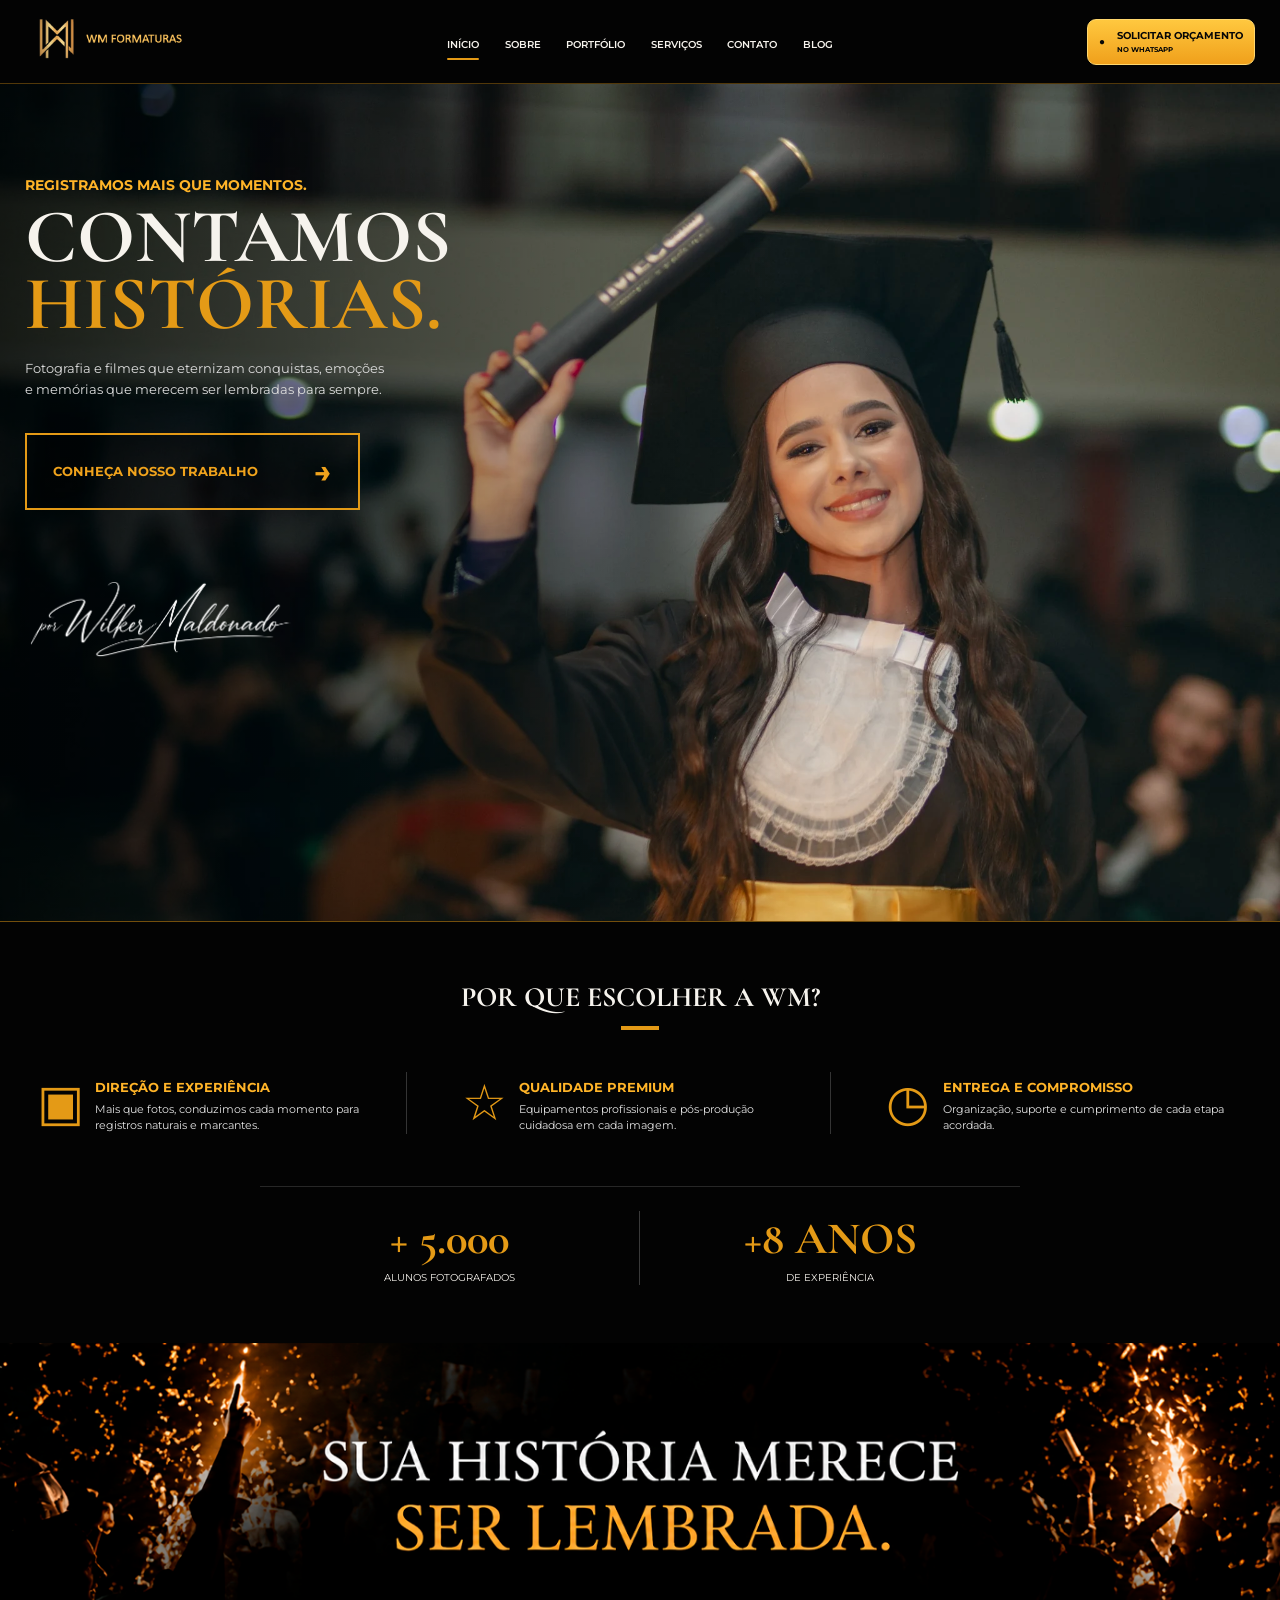
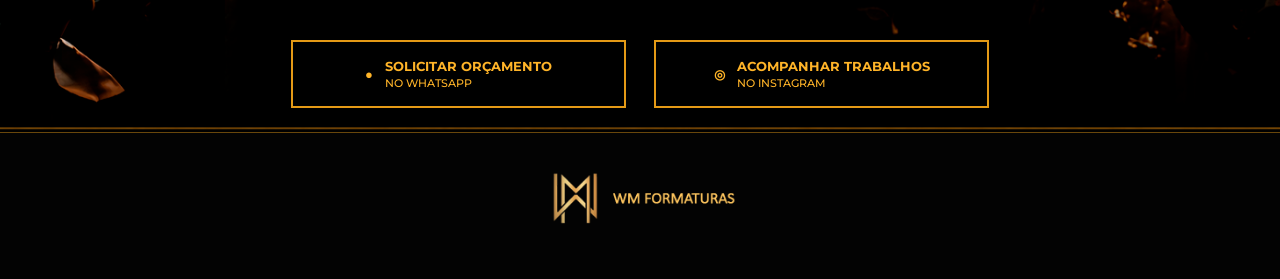
<file: index.html>
<!doctype html><html lang="pt-BR"><head><meta charset="utf-8"><meta name="viewport" content="width=device-width,initial-scale=1"><title>Fotografia e filmes de formaturas | WM Formaturas</title><meta name="description" content="Fotografia e filmes de formaturas e eventos escolares em Betim, Belo Horizonte e região."><meta name="theme-color" content="#050505"><link rel="icon" href="assets/logo-wm.png"><link rel="preconnect" href="https://fonts.googleapis.com"><link rel="preconnect" href="https://fonts.gstatic.com" crossorigin><link href="https://fonts.googleapis.com/css2?family=Cormorant+Garamond:wght@500;600;700&family=Montserrat:wght@400;500;600;700&display=swap" rel="stylesheet"><link rel="stylesheet" href="style.css"><link rel="stylesheet" href="site-extra.css"></head><body><header class="site-header"><div class="nav-wrap container"><a class="brand" href="index.html" aria-label="WM Formaturas — início"><img src="assets/logo-wm.png" alt="WM Formaturas"></a><nav class="nav" aria-label="Navegação principal"><a class="active" href="index.html">INÍCIO</a><a class="" href="sobre.html">SOBRE</a><a class="" href="portfolio.html">PORTFÓLIO</a><a class="" href="servicos.html">SERVIÇOS</a><a class="" href="contato.html">CONTATO</a><a class="" href="blog.html">BLOG</a></nav><a class="btn btn-whatsapp btn-small js-whatsapp" href="#"><span>●</span><span>SOLICITAR ORÇAMENTO<br><small>NO WHATSAPP</small></span></a><button class="menu-toggle" aria-expanded="false" aria-label="Abrir menu"><span></span><span></span><span></span></button></div></header><main>
    <section class="hero" id="inicio" aria-labelledby="hero-title">
      <div class="hero-bg"></div><div class="hero-overlay"></div>
      <div class="container hero-content"><div class="hero-copy">
        <p class="eyebrow">REGISTRAMOS MAIS QUE MOMENTOS.</p>
        <h1 id="hero-title">CONTAMOS<br><span>HISTÓRIAS.</span></h1>
        <p class="hero-text">Fotografia e filmes que eternizam conquistas, emoções e memórias que merecem ser lembradas para sempre.</p>
        <a href="portfolio.html" class="btn btn-outline hero-btn">CONHEÇA NOSSO TRABALHO <span class="arrow">→</span></a>
        <img class="signature" src="assets/assinatura.png" alt="por Wilker Maldonado">
      </div></div>
    </section>


<section class="reasons section"><div class="container">
      <h2 class="section-title">POR QUE ESCOLHER A WM?</h2><div class="gold-rule"></div>
      <div class="reason-grid">
        <div class="reason"><div class="icon">▣</div><div><h3>DIREÇÃO E EXPERIÊNCIA</h3><p>Mais que fotos, conduzimos cada momento para registros naturais e marcantes.</p></div></div>
        <div class="reason"><div class="icon">☆</div><div><h3>QUALIDADE PREMIUM</h3><p>Equipamentos profissionais e pós-produção cuidadosa em cada imagem.</p></div></div>
        <div class="reason"><div class="icon">◷</div><div><h3>ENTREGA E COMPROMISSO</h3><p>Organização, suporte e cumprimento de cada etapa acordada.</p></div></div>
      </div>
      <div class="stats"><div class="stat"><strong>+ 5.000</strong><span>ALUNOS FOTOGRAFADOS</span></div><div class="stat"><strong>+8 ANOS</strong><span>DE EXPERIÊNCIA</span></div></div>
    </div></section>

    <section class="final-cta" id="contato">
      <div class="final-cta-bg"></div>
      <div class="container final-cta-content">
        <!-- O texto principal já faz parte da imagem BASE CTA FINAL.png. -->
        <div class="final-actions">
          <a class="btn btn-whatsapp btn-large js-whatsapp" href="#"><span>●</span><span>SOLICITAR ORÇAMENTO<br><small>NO WHATSAPP</small></span></a>
          <a class="btn btn-outline btn-large js-instagram" href="#"><span>◎</span><span>ACOMPANHAR TRABALHOS<br><small>NO INSTAGRAM</small></span></a>
        </div>
      </div>
    </section>
  </main><footer class="footer"><div class="container footer-inner"><img src="assets/logo-wm.png" alt="WM Formaturas"></div></footer><script src="site.js"></script></body></html>
</file>
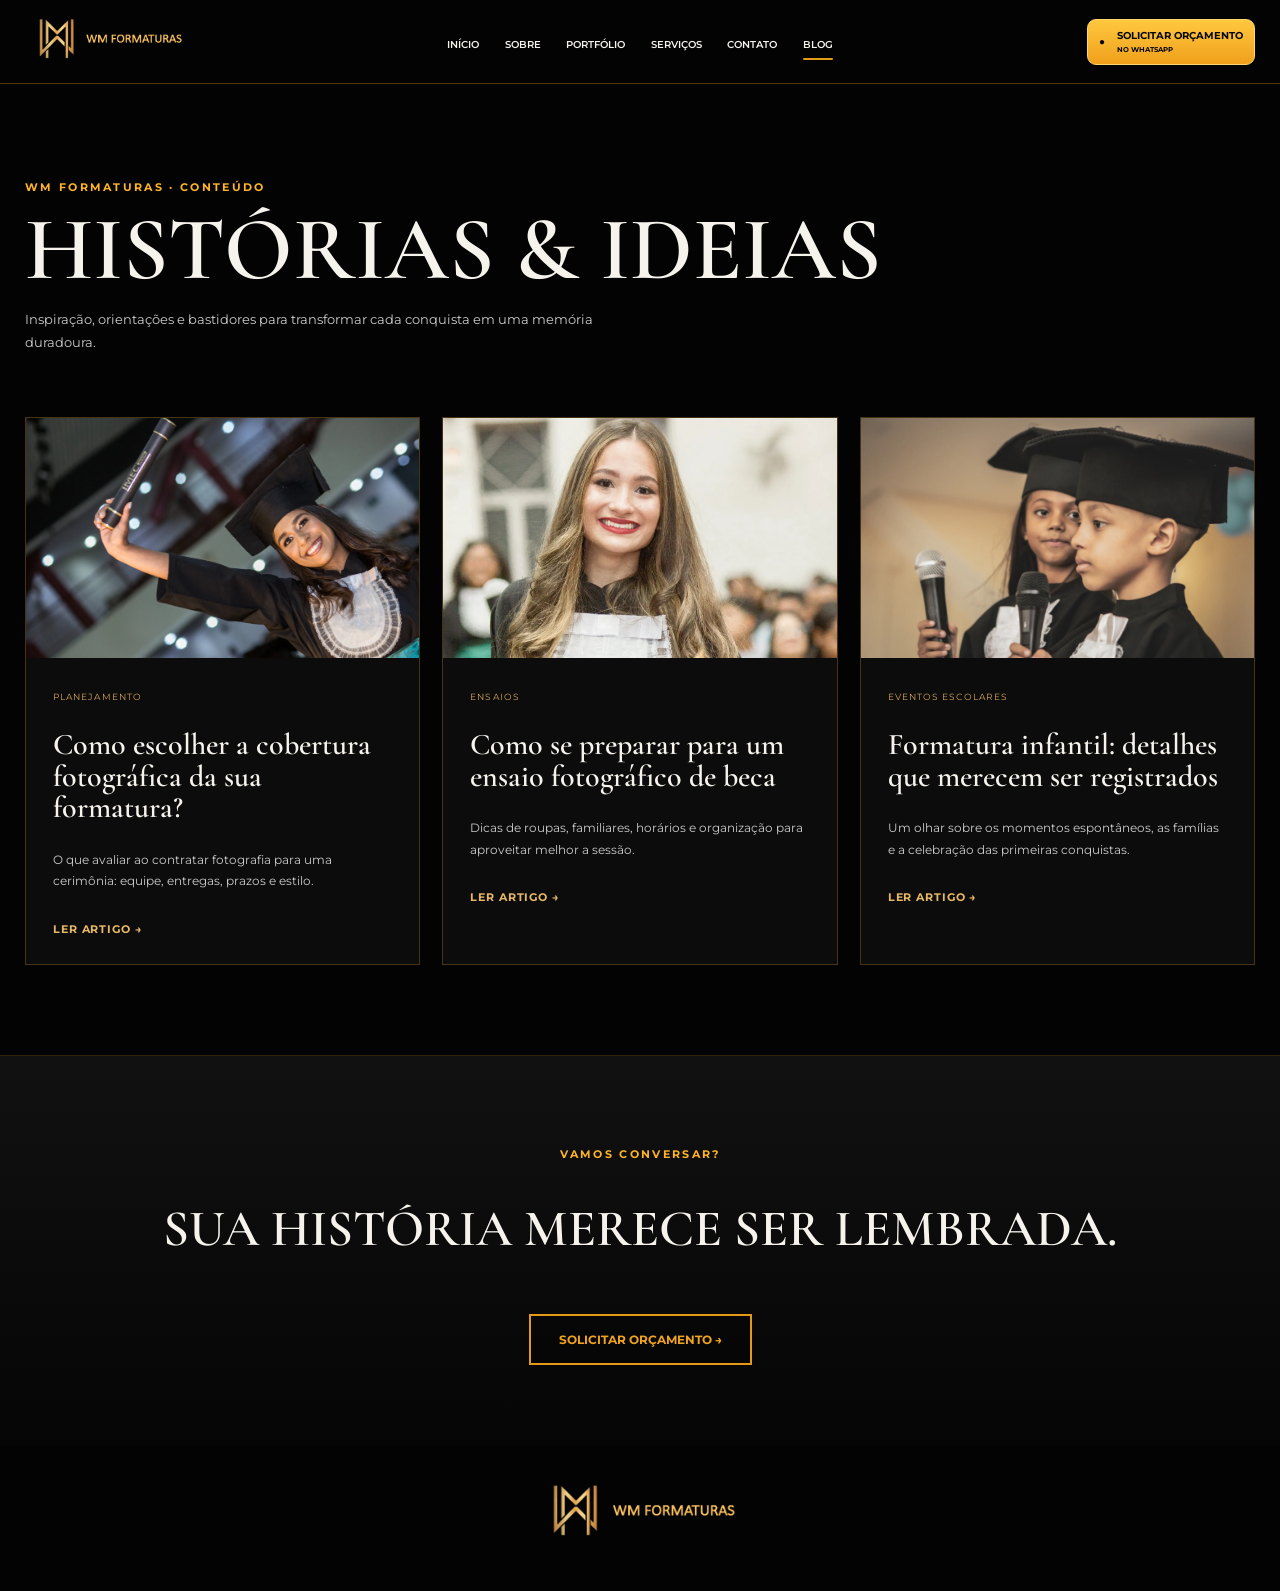
<file: blog.html>
<!DOCTYPE html>
<html lang="pt-BR"><head><meta charset="utf-8"/><meta content="width=device-width,initial-scale=1" name="viewport"/><title>Blog | WM Formaturas</title><meta content="Fotografia e filmes de formaturas e eventos escolares em Betim, Belo Horizonte e região." name="description"/><meta content="#050505" name="theme-color"/><link href="assets/logo-wm.png" rel="icon"/><link href="https://fonts.googleapis.com" rel="preconnect"/><link crossorigin="" href="https://fonts.gstatic.com" rel="preconnect"/><link href="https://fonts.googleapis.com/css2?family=Cormorant+Garamond:wght@500;600;700&amp;family=Montserrat:wght@400;500;600;700&amp;display=swap" rel="stylesheet"/><link href="style.css" rel="stylesheet"/><link href="site-extra.css" rel="stylesheet"/></head><body><header class="site-header"><div class="nav-wrap container"><a aria-label="WM Formaturas — início" class="brand" href="index.html"><img alt="WM Formaturas" src="assets/logo-wm.png"/></a><nav aria-label="Navegação principal" class="nav"><a class="" href="index.html">INÍCIO</a><a class="" href="sobre.html">SOBRE</a><a class="" href="portfolio.html">PORTFÓLIO</a><a class="" href="servicos.html">SERVIÇOS</a><a class="" href="contato.html">CONTATO</a><a class="active" href="blog.html">BLOG</a></nav><a class="btn btn-whatsapp btn-small js-whatsapp" href="#"><span>●</span><span>SOLICITAR ORÇAMENTO<br/><small>NO WHATSAPP</small></span></a><button aria-expanded="false" aria-label="Abrir menu" class="menu-toggle"><span></span><span></span><span></span></button></div></header><main><section class="wm-blog-intro container"><p class="page-kicker">WM FORMATURAS · CONTEÚDO</p><h1>HISTÓRIAS &amp; IDEIAS</h1><p>Inspiração, orientações e bastidores para transformar cada conquista em uma memória duradoura.</p></section><section class="container wm-blog-grid"><article class="wm-blog-card"><img alt="Registro de formatura" src="fotos/wm-formatura-17.webp"/><div><small>PLANEJAMENTO</small><h2>Como escolher a cobertura fotográfica da sua formatura?</h2><p>O que avaliar ao contratar fotografia para uma cerimônia: equipe, entregas, prazos e estilo.</p><a class="wm-blog-read" href="como-escolher-fotografia-formatura.html">LER ARTIGO →</a></div></article><article class="wm-blog-card"><img alt="Retratos de formatura" src="fotos/wm-formatura-06.webp"/><div><small>ENSAIOS</small><h2>Como se preparar para um ensaio fotográfico de beca</h2><p>Dicas de roupas, familiares, horários e organização para aproveitar melhor a sessão.</p><a class="wm-blog-read" href="como-se-preparar-ensaio-beca.html">LER ARTIGO →</a></div></article><article class="wm-blog-card"><img alt="Formatura infantil" src="fotos/wm-formatura-31.webp"/><div><small>EVENTOS ESCOLARES</small><h2>Formatura infantil: detalhes que merecem ser registrados</h2><p>Um olhar sobre os momentos espontâneos, as famílias e a celebração das primeiras conquistas.</p><a class="wm-blog-read" href="formatura-infantil-momentos.html">LER ARTIGO →</a></div></article></section><section class="inner-cta"><div class="container"><p class="page-kicker">VAMOS CONVERSAR?</p><h2>SUA HISTÓRIA MERECE SER LEMBRADA.</h2><a class="btn btn-outline js-whatsapp" href="#">SOLICITAR ORÇAMENTO →</a></div></section></main><footer class="footer"><div class="container footer-inner"><img alt="WM Formaturas" src="assets/logo-wm.png"/></div></footer><script src="site.js"></script></body></html>
</file>
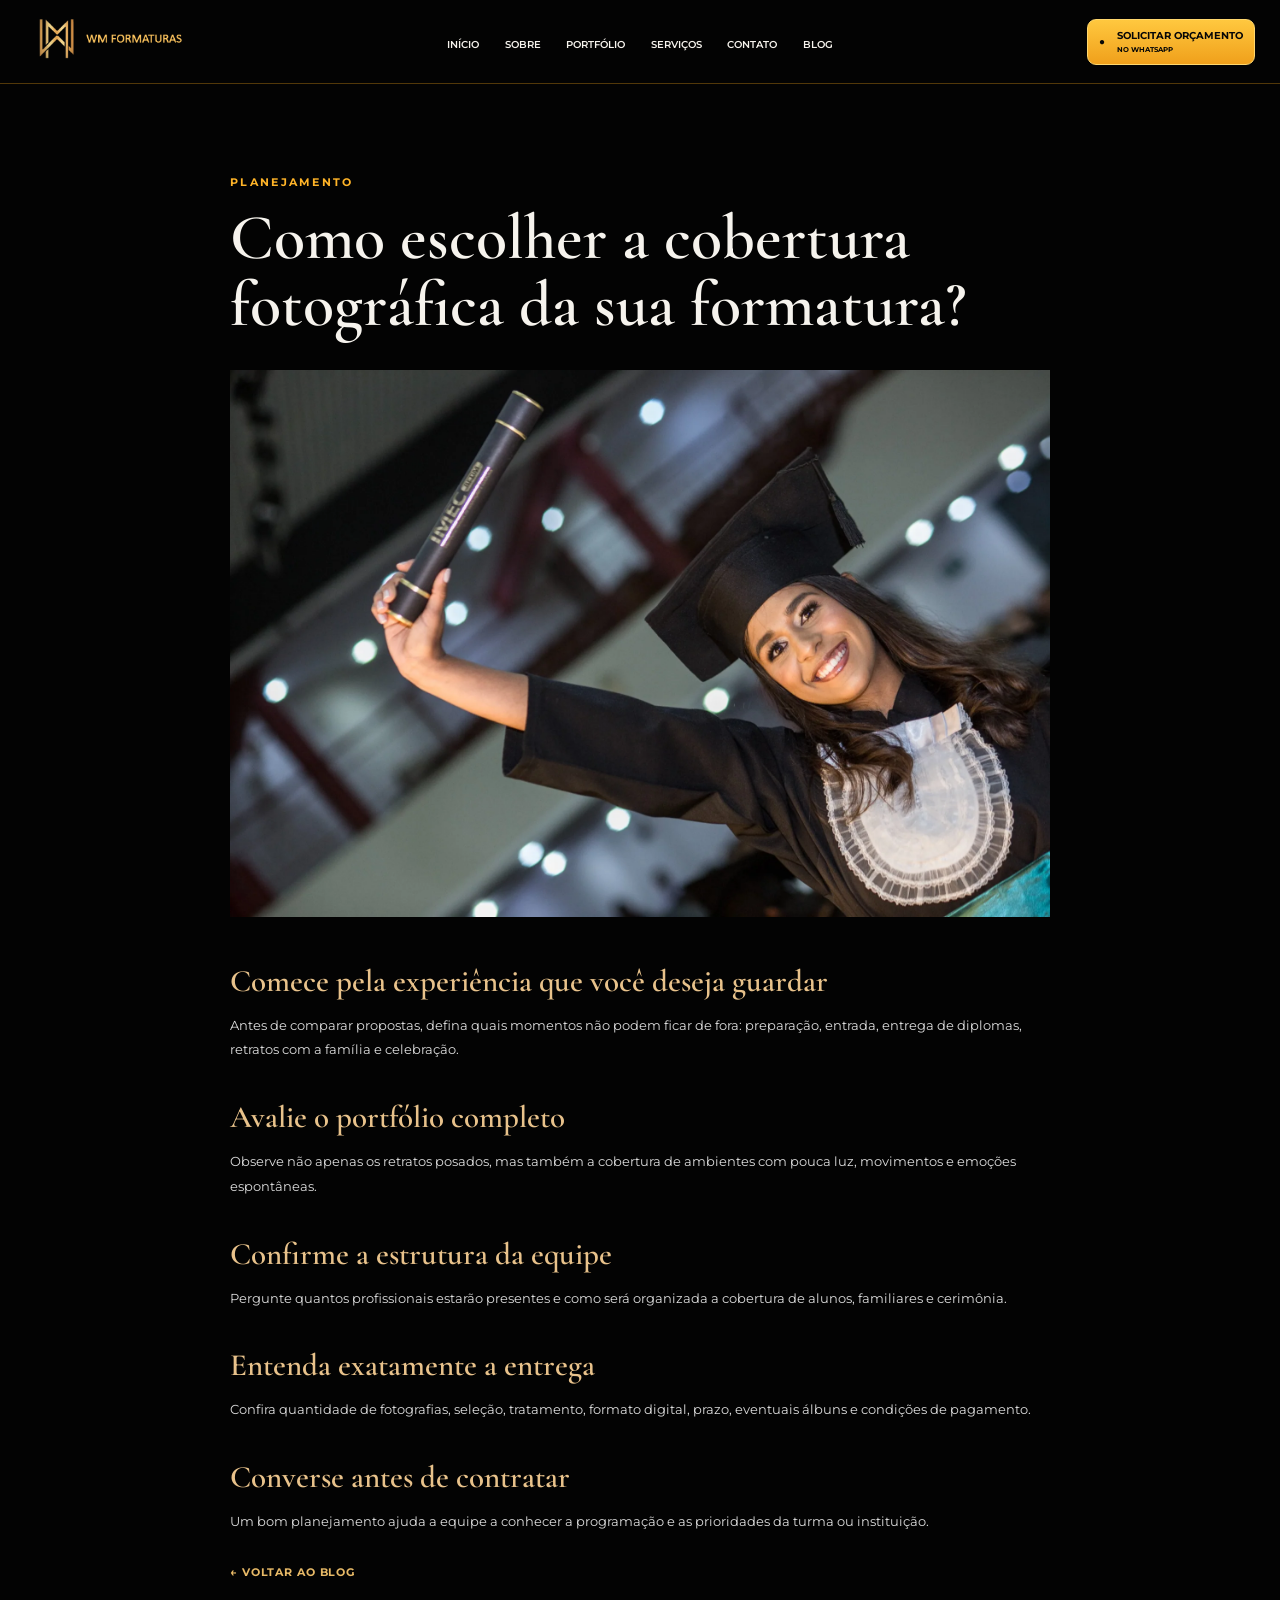
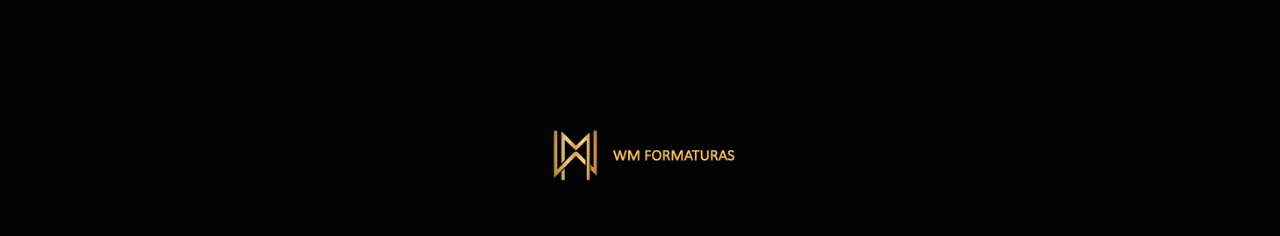
<file: como-escolher-fotografia-formatura.html>
<!DOCTYPE html>

<html lang="pt-BR"><head><meta charset="utf-8"/><meta content="width=device-width,initial-scale=1" name="viewport"/><title>Como escolher a cobertura fotográfica da sua formatura? | Blog WM Formaturas</title><meta content="Fotografia e filmes de formaturas e eventos escolares em Betim, Belo Horizonte e região." name="description"/><meta content="#050505" name="theme-color"/><link href="assets/logo-wm.png" rel="icon"/><link href="https://fonts.googleapis.com" rel="preconnect"/><link crossorigin="" href="https://fonts.gstatic.com" rel="preconnect"/><link href="https://fonts.googleapis.com/css2?family=Cormorant+Garamond:wght@500;600;700&amp;family=Montserrat:wght@400;500;600;700&amp;display=swap" rel="stylesheet"/><link href="style.css" rel="stylesheet"/><link href="site-extra.css" rel="stylesheet"/></head><body><header class="site-header"><div class="nav-wrap container"><a aria-label="WM Formaturas — início" class="brand" href="index.html"><img alt="WM Formaturas" src="assets/logo-wm.png"/></a><nav aria-label="Navegação principal" class="nav"><a class="" href="index.html">INÍCIO</a><a class="" href="sobre.html">SOBRE</a><a class="" href="portfolio.html">PORTFÓLIO</a><a class="" href="servicos.html">SERVIÇOS</a><a class="" href="contato.html">CONTATO</a><a class="" href="blog.html">BLOG</a></nav><a class="btn btn-whatsapp btn-small js-whatsapp" href="#"><span>●</span><span>SOLICITAR ORÇAMENTO<br/><small>NO WHATSAPP</small></span></a><button aria-expanded="false" aria-label="Abrir menu" class="menu-toggle"><span></span><span></span><span></span></button></div></header><main><article class="wm-article container"><p class="page-kicker">PLANEJAMENTO</p><h1>Como escolher a cobertura fotográfica da sua formatura?</h1><img alt="Como escolher a cobertura fotográfica da sua formatura?" class="wm-article-cover" src="fotos/wm-formatura-17.webp"/><h2>Comece pela experiência que você deseja guardar</h2><p>Antes de comparar propostas, defina quais momentos não podem ficar de fora: preparação, entrada, entrega de diplomas, retratos com a família e celebração.</p><h2>Avalie o portfólio completo</h2><p>Observe não apenas os retratos posados, mas também a cobertura de ambientes com pouca luz, movimentos e emoções espontâneas.</p><h2>Confirme a estrutura da equipe</h2><p>Pergunte quantos profissionais estarão presentes e como será organizada a cobertura de alunos, familiares e cerimônia.</p><h2>Entenda exatamente a entrega</h2><p>Confira quantidade de fotografias, seleção, tratamento, formato digital, prazo, eventuais álbuns e condições de pagamento.</p><h2>Converse antes de contratar</h2><p>Um bom planejamento ajuda a equipe a conhecer a programação e as prioridades da turma ou instituição.</p><a class="wm-blog-read" href="blog.html">← VOLTAR AO BLOG</a></article></main><footer class="footer"><div class="container footer-inner"><img alt="WM Formaturas" src="assets/logo-wm.png"/></div></footer><script src="site.js"></script></body></html>
</file>
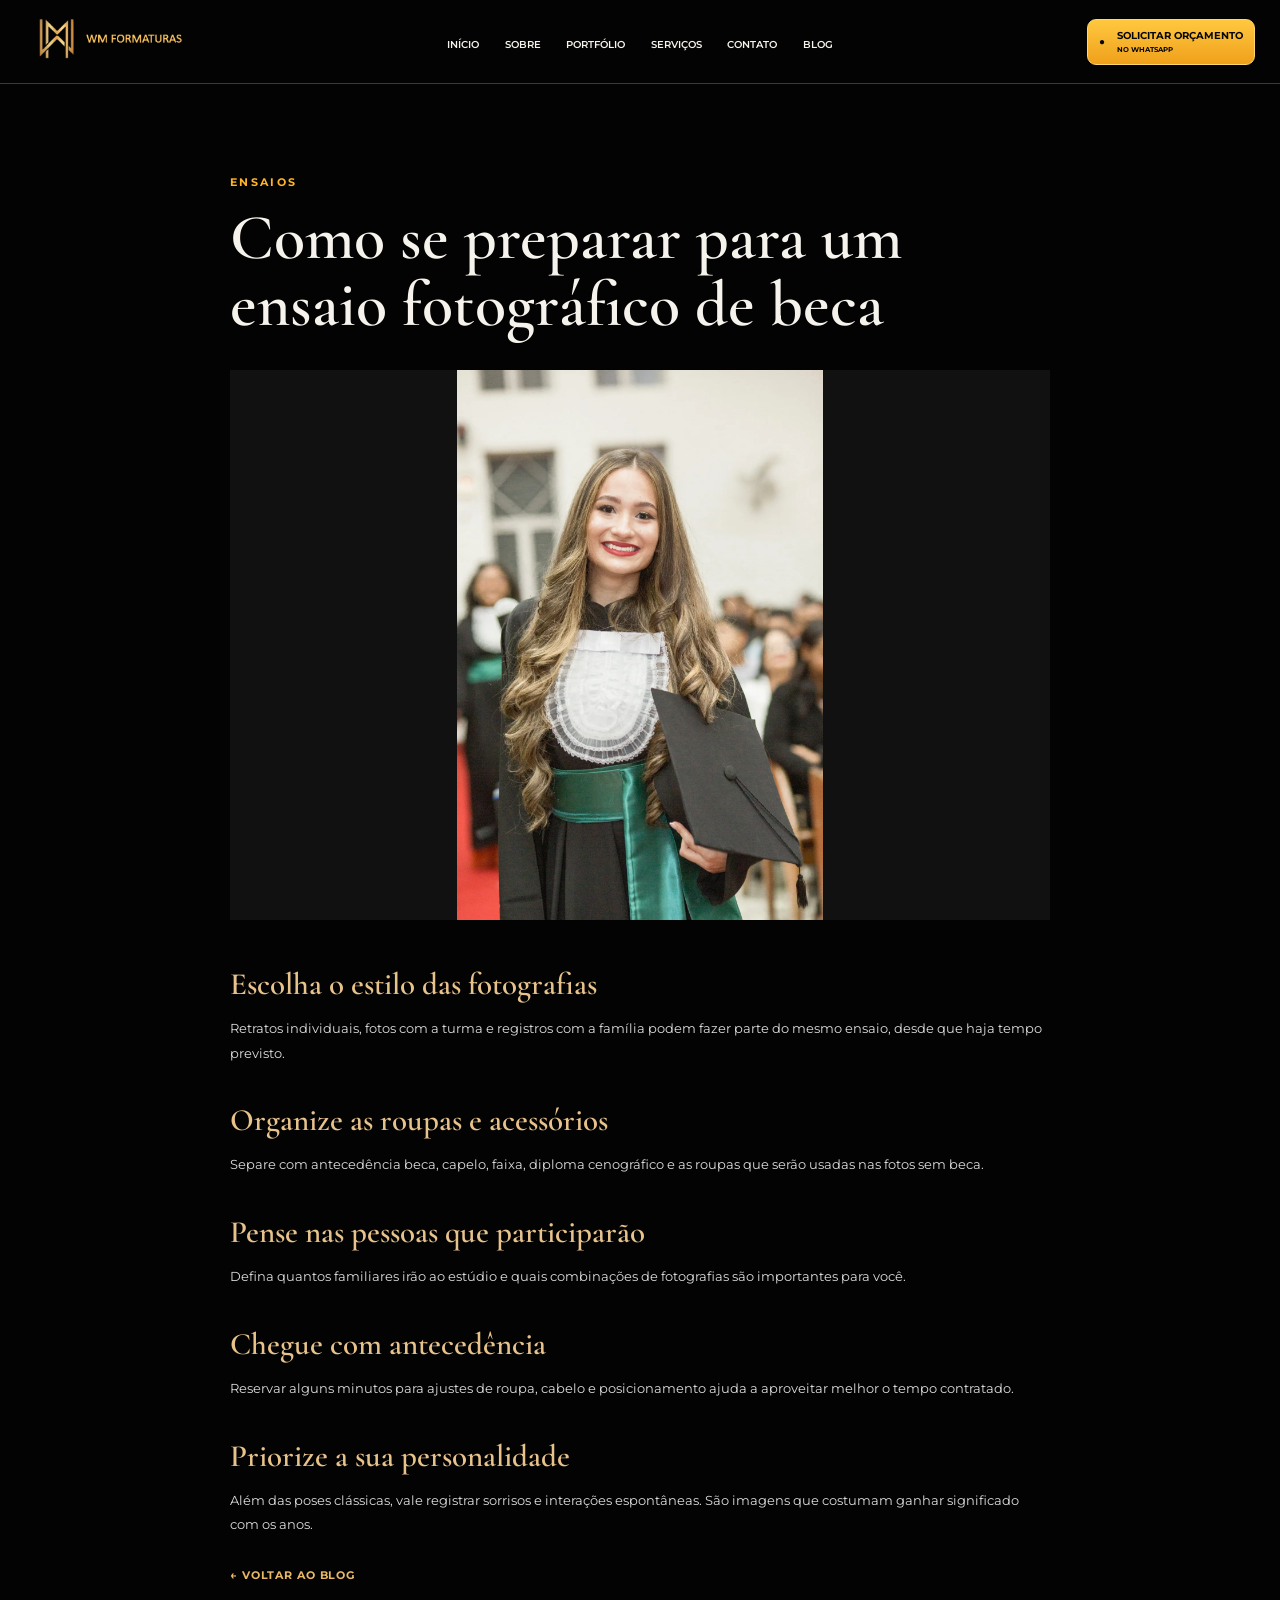
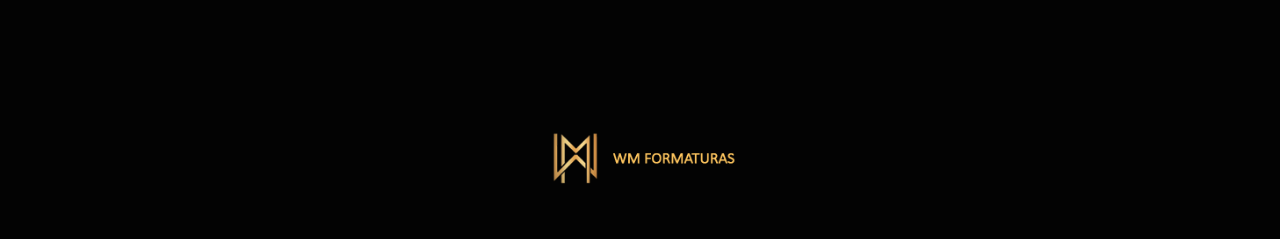
<file: como-se-preparar-ensaio-beca.html>
<!DOCTYPE html>

<html lang="pt-BR"><head><meta charset="utf-8"/><meta content="width=device-width,initial-scale=1" name="viewport"/><title>Como se preparar para um ensaio fotográfico de beca | Blog WM Formaturas</title><meta content="Fotografia e filmes de formaturas e eventos escolares em Betim, Belo Horizonte e região." name="description"/><meta content="#050505" name="theme-color"/><link href="assets/logo-wm.png" rel="icon"/><link href="https://fonts.googleapis.com" rel="preconnect"/><link crossorigin="" href="https://fonts.gstatic.com" rel="preconnect"/><link href="https://fonts.googleapis.com/css2?family=Cormorant+Garamond:wght@500;600;700&amp;family=Montserrat:wght@400;500;600;700&amp;display=swap" rel="stylesheet"/><link href="style.css" rel="stylesheet"/><link href="site-extra.css" rel="stylesheet"/></head><body><header class="site-header"><div class="nav-wrap container"><a aria-label="WM Formaturas — início" class="brand" href="index.html"><img alt="WM Formaturas" src="assets/logo-wm.png"/></a><nav aria-label="Navegação principal" class="nav"><a class="" href="index.html">INÍCIO</a><a class="" href="sobre.html">SOBRE</a><a class="" href="portfolio.html">PORTFÓLIO</a><a class="" href="servicos.html">SERVIÇOS</a><a class="" href="contato.html">CONTATO</a><a class="" href="blog.html">BLOG</a></nav><a class="btn btn-whatsapp btn-small js-whatsapp" href="#"><span>●</span><span>SOLICITAR ORÇAMENTO<br/><small>NO WHATSAPP</small></span></a><button aria-expanded="false" aria-label="Abrir menu" class="menu-toggle"><span></span><span></span><span></span></button></div></header><main><article class="wm-article container"><p class="page-kicker">ENSAIOS</p><h1>Como se preparar para um ensaio fotográfico de beca</h1><img alt="Como se preparar para um ensaio fotográfico de beca" class="wm-article-cover" src="fotos/wm-formatura-06.webp"/><h2>Escolha o estilo das fotografias</h2><p>Retratos individuais, fotos com a turma e registros com a família podem fazer parte do mesmo ensaio, desde que haja tempo previsto.</p><h2>Organize as roupas e acessórios</h2><p>Separe com antecedência beca, capelo, faixa, diploma cenográfico e as roupas que serão usadas nas fotos sem beca.</p><h2>Pense nas pessoas que participarão</h2><p>Defina quantos familiares irão ao estúdio e quais combinações de fotografias são importantes para você.</p><h2>Chegue com antecedência</h2><p>Reservar alguns minutos para ajustes de roupa, cabelo e posicionamento ajuda a aproveitar melhor o tempo contratado.</p><h2>Priorize a sua personalidade</h2><p>Além das poses clássicas, vale registrar sorrisos e interações espontâneas. São imagens que costumam ganhar significado com os anos.</p><a class="wm-blog-read" href="blog.html">← VOLTAR AO BLOG</a></article></main><footer class="footer"><div class="container footer-inner"><img alt="WM Formaturas" src="assets/logo-wm.png"/></div></footer><script src="site.js"></script></body></html>
</file>
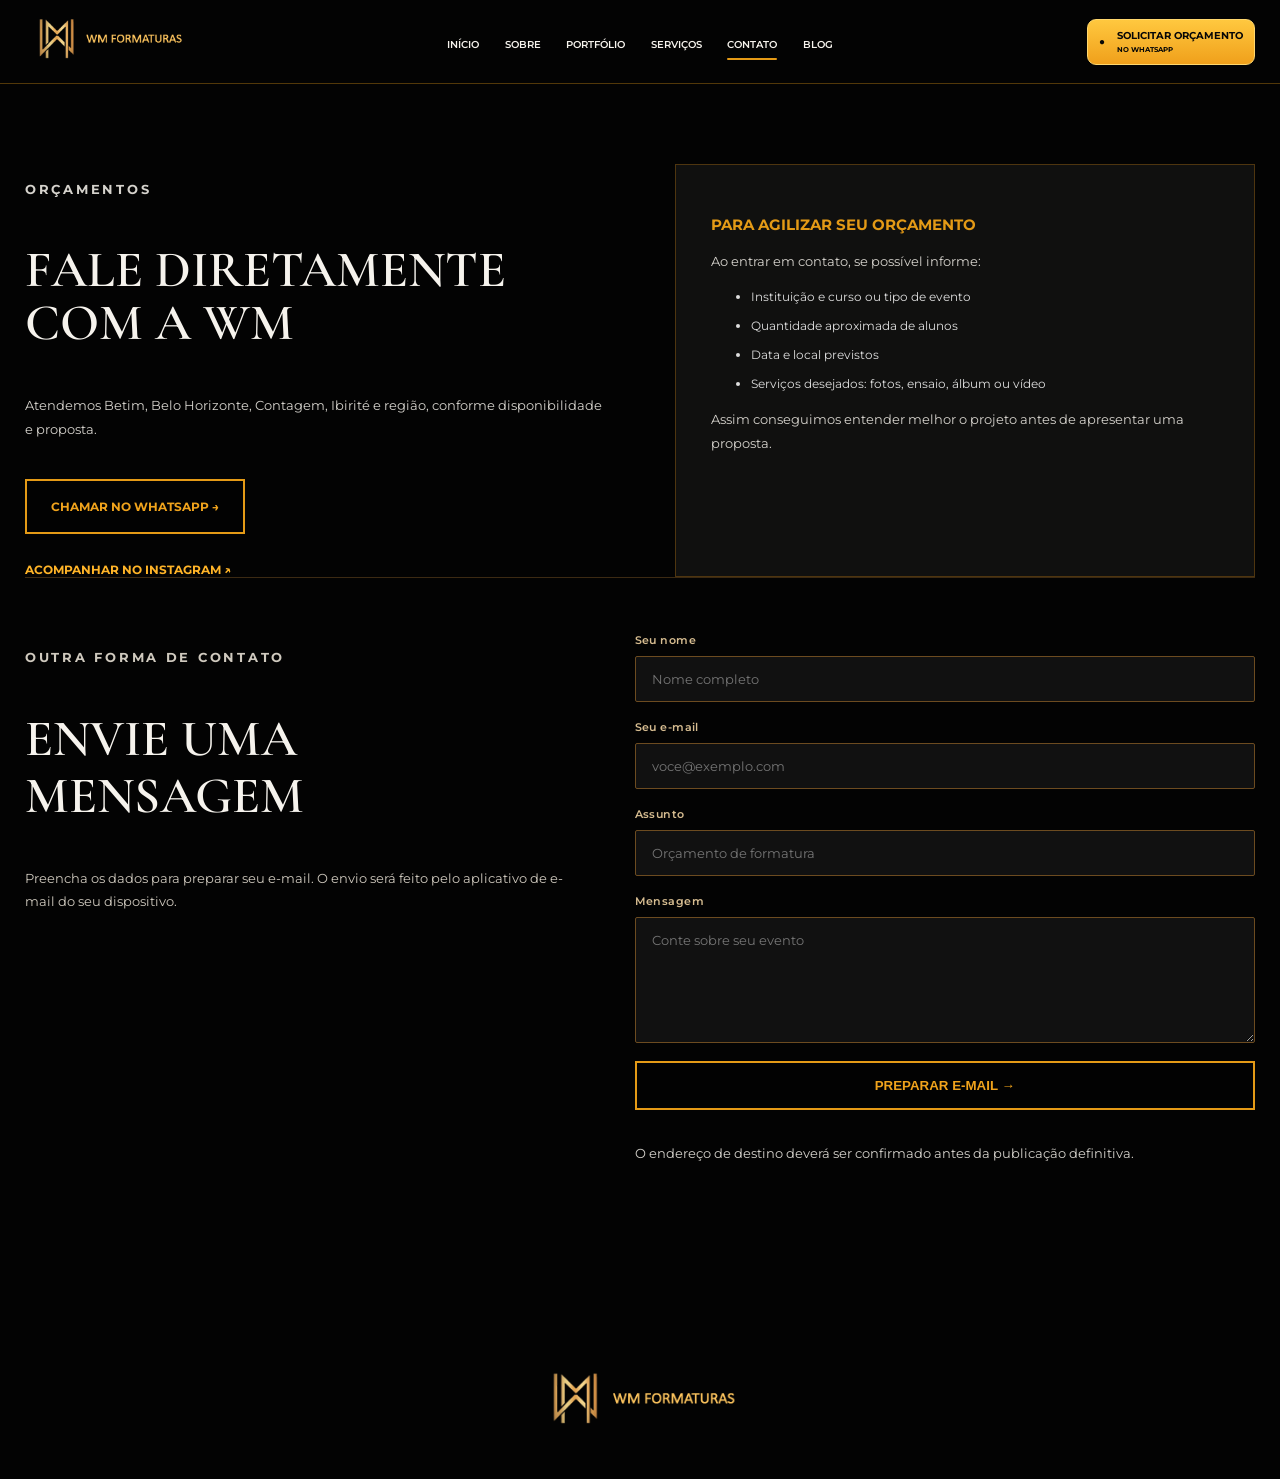
<file: contato.html>
<!DOCTYPE html>
<html lang="pt-BR"><head><meta charset="utf-8"/><meta content="width=device-width,initial-scale=1" name="viewport"/><title>Contato e orçamento | WM Formaturas</title><meta content="Solicite orçamento de fotografia e vídeo para sua formatura ou evento escolar." name="description"/><meta content="#050505" name="theme-color"/><link href="assets/logo-wm.png" rel="icon"/><link href="https://fonts.googleapis.com" rel="preconnect"/><link crossorigin="" href="https://fonts.gstatic.com" rel="preconnect"/><link href="https://fonts.googleapis.com/css2?family=Cormorant+Garamond:wght@500;600;700&amp;family=Montserrat:wght@400;500;600;700&amp;display=swap" rel="stylesheet"/><link href="style.css" rel="stylesheet"/><link href="site-extra.css" rel="stylesheet"/></head><body><header class="site-header"><div class="nav-wrap container"><a aria-label="WM Formaturas — início" class="brand" href="index.html"><img alt="WM Formaturas" src="assets/logo-wm.png"/></a><nav aria-label="Navegação principal" class="nav"><a class="" href="index.html">INÍCIO</a><a class="" href="sobre.html">SOBRE</a><a class="" href="portfolio.html">PORTFÓLIO</a><a class="" href="servicos.html">SERVIÇOS</a><a class="active" href="contato.html">CONTATO</a><a class="" href="blog.html">BLOG</a></nav><a class="btn btn-whatsapp btn-small js-whatsapp" href="#"><span>●</span><span>SOLICITAR ORÇAMENTO<br/><small>NO WHATSAPP</small></span></a><button aria-expanded="false" aria-label="Abrir menu" class="menu-toggle"><span></span><span></span><span></span></button></div></header><main><section class="inner-section"><div class="container contact-grid"><div><p class="page-kicker">ORÇAMENTOS</p><h2>FALE DIRETAMENTE COM A WM</h2><p>Atendemos Betim, Belo Horizonte, Contagem, Ibirité e região, conforme disponibilidade e proposta.</p><a class="btn btn-outline contact-button js-whatsapp" href="#">CHAMAR NO WHATSAPP →</a><a class="text-link js-instagram" href="#">ACOMPANHAR NO INSTAGRAM ↗</a></div><div class="contact-panel"><h3>PARA AGILIZAR SEU ORÇAMENTO</h3><p>Ao entrar em contato, se possível informe:</p><ul><li>Instituição e curso ou tipo de evento</li><li>Quantidade aproximada de alunos</li><li>Data e local previstos</li><li>Serviços desejados: fotos, ensaio, álbum ou vídeo</li></ul><p>Assim conseguimos entender melhor o projeto antes de apresentar uma proposta.</p></div></div><div class="container wm-email-wrap"><div class="wm-email-heading"><p class="page-kicker">OUTRA FORMA DE CONTATO</p><h2>ENVIE UMA MENSAGEM</h2><p>Preencha os dados para preparar seu e-mail. O envio será feito pelo aplicativo de e-mail do seu dispositivo.</p></div><form class="wm-email-form" id="wm-email-form"><label>Seu nome<input autocomplete="name" maxlength="100" name="nome" placeholder="Nome completo" required=""/></label><label>Seu e-mail<input autocomplete="email" name="email" placeholder="voce@exemplo.com" required="" type="email"/></label><label>Assunto<input maxlength="120" name="assunto" placeholder="Orçamento de formatura" required=""/></label><label>Mensagem<textarea name="mensagem" placeholder="Conte sobre seu evento" required="" rows="6"></textarea></label><button class="btn btn-outline" type="submit">PREPARAR E-MAIL →</button><p class="wm-email-note">O endereço de destino deverá ser confirmado antes da publicação definitiva.</p></form></div></section></main><footer class="footer"><div class="container footer-inner"><img alt="WM Formaturas" src="assets/logo-wm.png"/></div></footer><script src="site.js"></script></body></html>
</file>
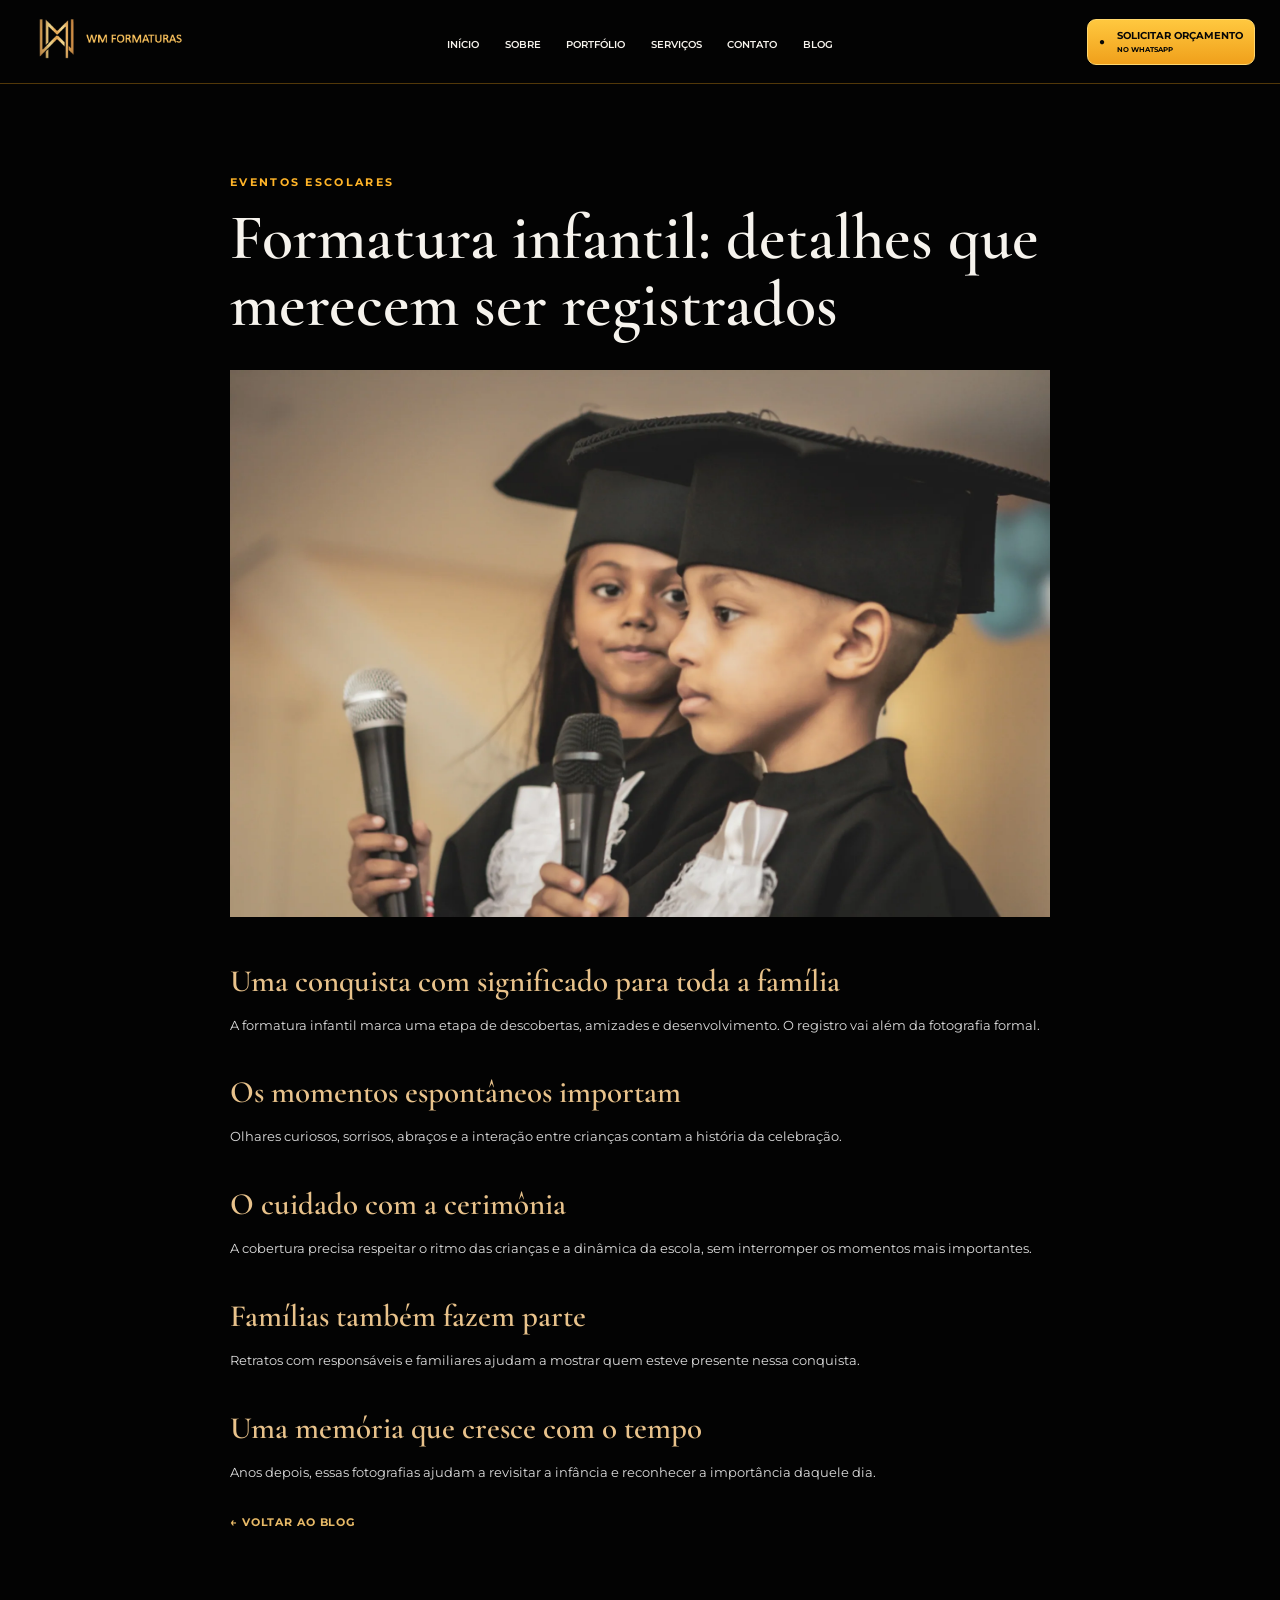
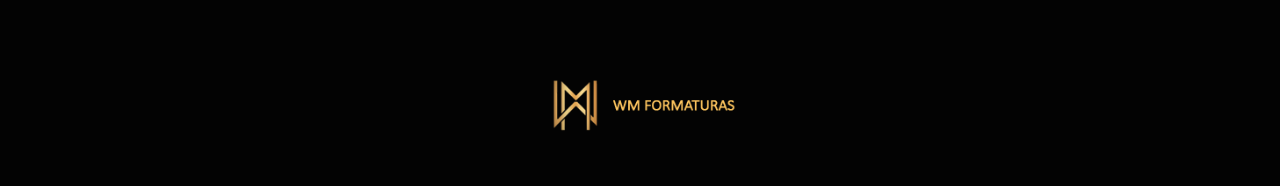
<file: formatura-infantil-momentos.html>
<!DOCTYPE html>

<html lang="pt-BR"><head><meta charset="utf-8"/><meta content="width=device-width,initial-scale=1" name="viewport"/><title>Formatura infantil: detalhes que merecem ser registrados | Blog WM Formaturas</title><meta content="Fotografia e filmes de formaturas e eventos escolares em Betim, Belo Horizonte e região." name="description"/><meta content="#050505" name="theme-color"/><link href="assets/logo-wm.png" rel="icon"/><link href="https://fonts.googleapis.com" rel="preconnect"/><link crossorigin="" href="https://fonts.gstatic.com" rel="preconnect"/><link href="https://fonts.googleapis.com/css2?family=Cormorant+Garamond:wght@500;600;700&amp;family=Montserrat:wght@400;500;600;700&amp;display=swap" rel="stylesheet"/><link href="style.css" rel="stylesheet"/><link href="site-extra.css" rel="stylesheet"/></head><body><header class="site-header"><div class="nav-wrap container"><a aria-label="WM Formaturas — início" class="brand" href="index.html"><img alt="WM Formaturas" src="assets/logo-wm.png"/></a><nav aria-label="Navegação principal" class="nav"><a class="" href="index.html">INÍCIO</a><a class="" href="sobre.html">SOBRE</a><a class="" href="portfolio.html">PORTFÓLIO</a><a class="" href="servicos.html">SERVIÇOS</a><a class="" href="contato.html">CONTATO</a><a class="" href="blog.html">BLOG</a></nav><a class="btn btn-whatsapp btn-small js-whatsapp" href="#"><span>●</span><span>SOLICITAR ORÇAMENTO<br/><small>NO WHATSAPP</small></span></a><button aria-expanded="false" aria-label="Abrir menu" class="menu-toggle"><span></span><span></span><span></span></button></div></header><main><article class="wm-article container"><p class="page-kicker">EVENTOS ESCOLARES</p><h1>Formatura infantil: detalhes que merecem ser registrados</h1><img alt="Formatura infantil: detalhes que merecem ser registrados" class="wm-article-cover" src="fotos/wm-formatura-31.webp"/><h2>Uma conquista com significado para toda a família</h2><p>A formatura infantil marca uma etapa de descobertas, amizades e desenvolvimento. O registro vai além da fotografia formal.</p><h2>Os momentos espontâneos importam</h2><p>Olhares curiosos, sorrisos, abraços e a interação entre crianças contam a história da celebração.</p><h2>O cuidado com a cerimônia</h2><p>A cobertura precisa respeitar o ritmo das crianças e a dinâmica da escola, sem interromper os momentos mais importantes.</p><h2>Famílias também fazem parte</h2><p>Retratos com responsáveis e familiares ajudam a mostrar quem esteve presente nessa conquista.</p><h2>Uma memória que cresce com o tempo</h2><p>Anos depois, essas fotografias ajudam a revisitar a infância e reconhecer a importância daquele dia.</p><a class="wm-blog-read" href="blog.html">← VOLTAR AO BLOG</a></article></main><footer class="footer"><div class="container footer-inner"><img alt="WM Formaturas" src="assets/logo-wm.png"/></div></footer><script src="site.js"></script></body></html>
</file>
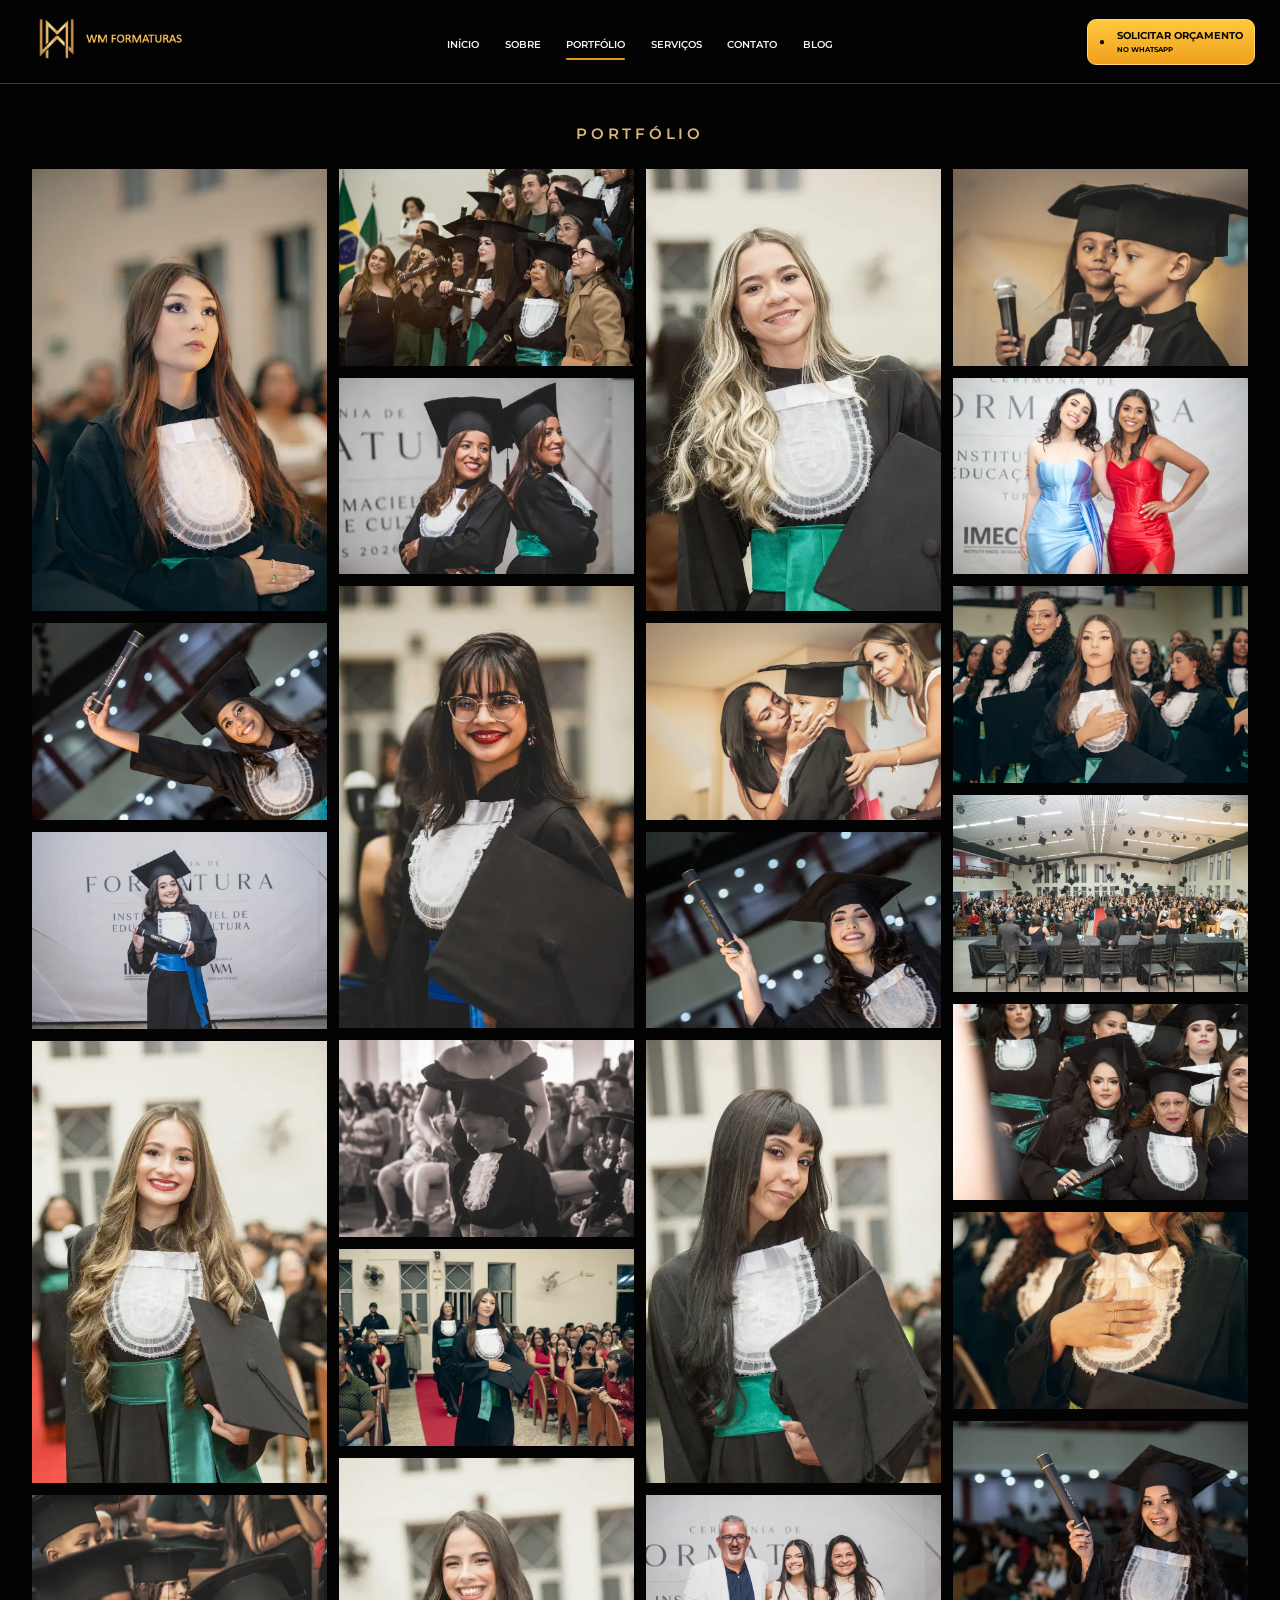
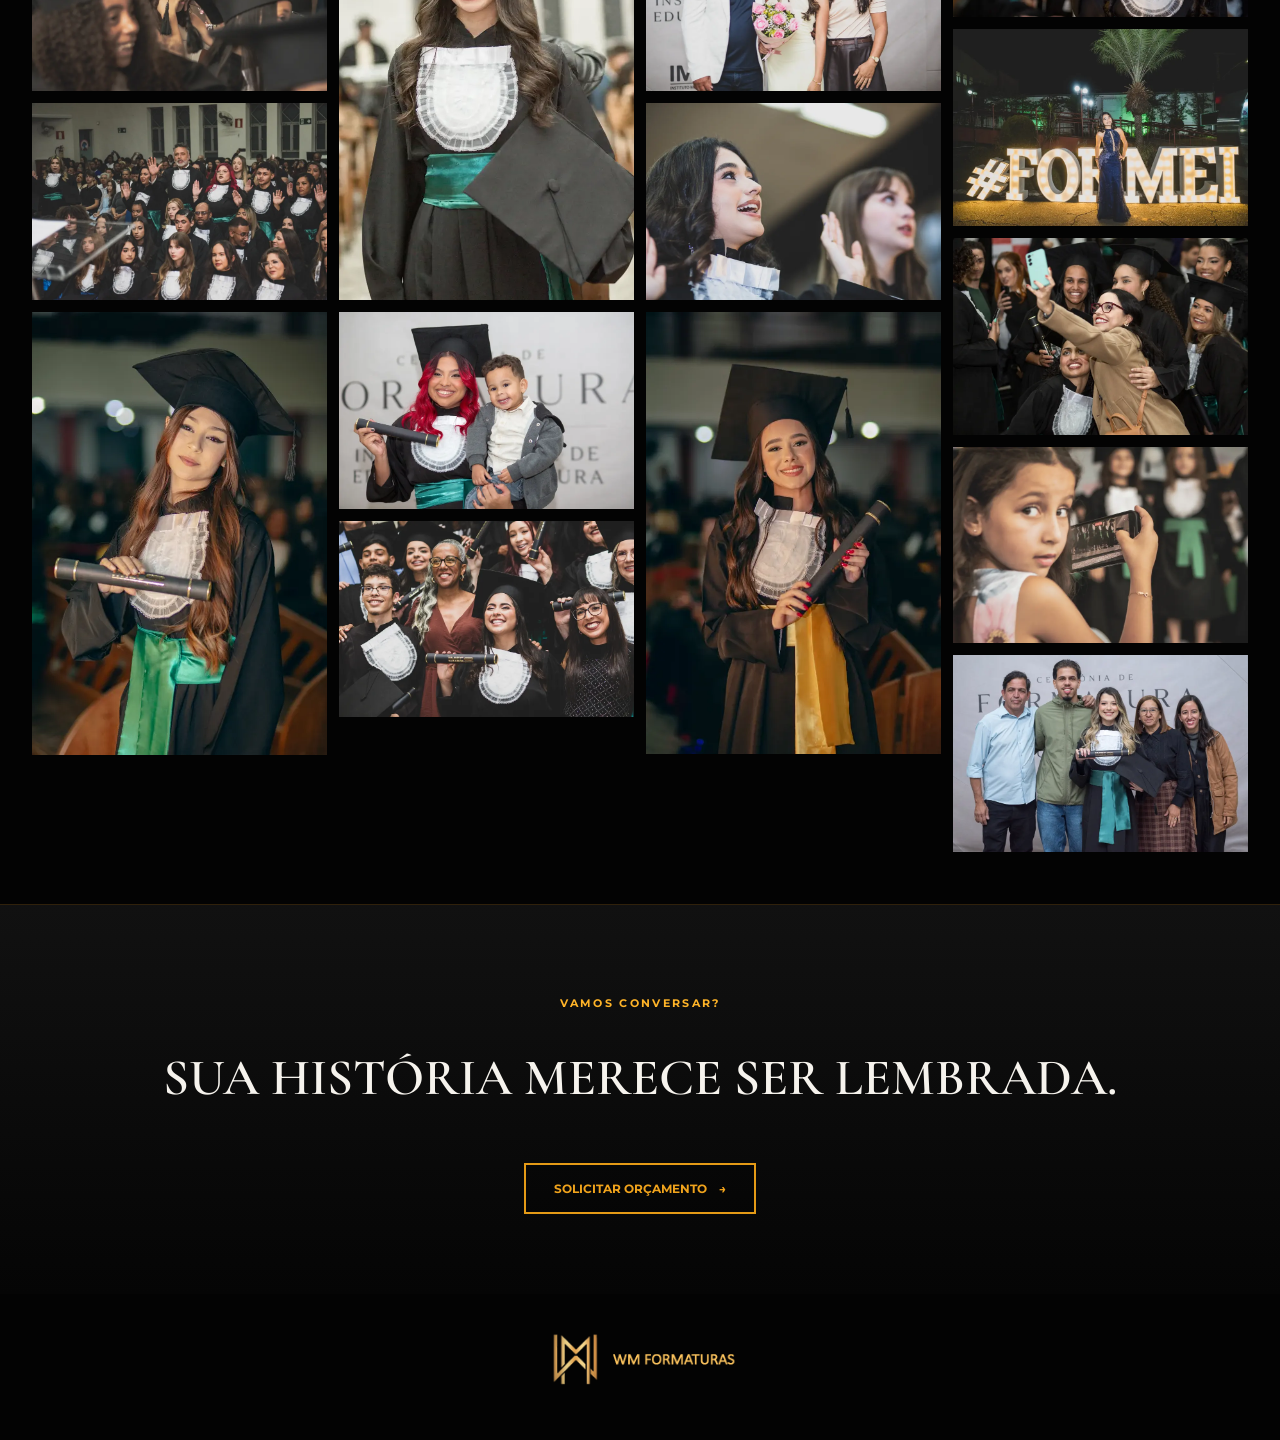
<file: portfolio.html>
<!DOCTYPE html>

<html lang="pt-BR"><head><meta charset="utf-8"/><meta content="width=device-width,initial-scale=1" name="viewport"/><title>Portfólio de fotografia | WM Formaturas</title><meta content="Veja uma seleção de fotografias de formaturas, eventos escolares e ensaios da WM." name="description"/><meta content="#050505" name="theme-color"/><link href="assets/logo-wm.png" rel="icon"/><link href="https://fonts.googleapis.com" rel="preconnect"/><link crossorigin="" href="https://fonts.gstatic.com" rel="preconnect"/><link href="https://fonts.googleapis.com/css2?family=Cormorant+Garamond:wght@500;600;700&amp;family=Montserrat:wght@400;500;600;700&amp;display=swap" rel="stylesheet"/><link href="style.css" rel="stylesheet"/><link href="site-extra.css" rel="stylesheet"/></head><body><header class="site-header"><div class="nav-wrap container"><a aria-label="WM Formaturas — início" class="brand" href="index.html"><img alt="WM Formaturas" src="assets/logo-wm.png"/></a><nav aria-label="Navegação principal" class="nav"><a class="" href="index.html">INÍCIO</a><a class="" href="sobre.html">SOBRE</a><a class="active" href="portfolio.html">PORTFÓLIO</a><a class="" href="servicos.html">SERVIÇOS</a><a class="" href="contato.html">CONTATO</a><a class="" href="blog.html">BLOG</a></nav><a class="btn btn-whatsapp btn-small js-whatsapp" href="#"><span>●</span><span>SOLICITAR ORÇAMENTO<br/><small>NO WHATSAPP</small></span></a><button aria-expanded="false" aria-label="Abrir menu" class="menu-toggle"><span></span><span></span><span></span></button></div></header><main><section class="inner-section wm-portfolio-full"><div class="container"><h1 class="wm-portfolio-heading">PORTFÓLIO</h1><div aria-label="Galeria de fotografias WM Formaturas" class="wm-mosaic"><button aria-label="Ampliar fotografia 17" class="gallery-item wm-mosaic-item wm-landscape" data-caption="Turmas e comemorações" data-full="fotos/wm-formatura-17.webp" type="button"><img alt="Turmas e comemorações — WM Formaturas" loading="lazy" src="fotos/wm-formatura-17-thumb.webp"/></button><button aria-label="Ampliar fotografia 2" class="gallery-item wm-mosaic-item wm-portrait" data-caption="Cerimônia de formatura" data-full="fotos/wm-formatura-02.webp" type="button"><img alt="Cerimônia de formatura — WM Formaturas" loading="lazy" src="fotos/wm-formatura-02-thumb.webp"/></button><button aria-label="Ampliar fotografia 25" class="gallery-item wm-mosaic-item wm-landscape" data-caption="Retratos e celebrações" data-full="fotos/wm-formatura-25.webp" type="button"><img alt="Retratos e celebrações — WM Formaturas" loading="lazy" src="fotos/wm-formatura-25-thumb.webp"/></button><button aria-label="Ampliar fotografia 6" class="gallery-item wm-mosaic-item wm-portrait" data-caption="Cerimônia de formatura" data-full="fotos/wm-formatura-06.webp" type="button"><img alt="Cerimônia de formatura — WM Formaturas" loading="lazy" src="fotos/wm-formatura-06-thumb.webp"/></button><button aria-label="Ampliar fotografia 30" class="gallery-item wm-mosaic-item wm-landscape" data-caption="Formatura infantil" data-full="fotos/wm-formatura-30.webp" type="button"><img alt="Formatura infantil — WM Formaturas" loading="lazy" src="fotos/wm-formatura-30-thumb.webp"/></button><button aria-label="Ampliar fotografia 14" class="gallery-item wm-mosaic-item wm-landscape" data-caption="Cerimônia de formatura" data-full="fotos/wm-formatura-14.webp" type="button"><img alt="Cerimônia de formatura — WM Formaturas" loading="lazy" src="fotos/wm-formatura-14-thumb.webp"/></button><button aria-label="Ampliar fotografia 10" class="gallery-item wm-mosaic-item wm-portrait" data-caption="Cerimônia de formatura" data-full="fotos/wm-formatura-10.webp" type="button"><img alt="Cerimônia de formatura — WM Formaturas" loading="lazy" src="fotos/wm-formatura-10-thumb.webp"/></button><button aria-label="Ampliar fotografia 21" class="gallery-item wm-mosaic-item wm-landscape" data-caption="Turmas e comemorações" data-full="fotos/wm-formatura-21.webp" type="button"><img alt="Turmas e comemorações — WM Formaturas" loading="lazy" src="fotos/wm-formatura-21-thumb.webp"/></button><button aria-label="Ampliar fotografia 5" class="gallery-item wm-mosaic-item wm-portrait" data-caption="Cerimônia de formatura" data-full="fotos/wm-formatura-05.webp" type="button"><img alt="Cerimônia de formatura — WM Formaturas" loading="lazy" src="fotos/wm-formatura-05-thumb.webp"/></button><button aria-label="Ampliar fotografia 23" class="gallery-item wm-mosaic-item wm-landscape" data-caption="Retratos e celebrações" data-full="fotos/wm-formatura-23.webp" type="button"><img alt="Retratos e celebrações — WM Formaturas" loading="lazy" src="fotos/wm-formatura-23-thumb.webp"/></button><button aria-label="Ampliar fotografia 8" class="gallery-item wm-mosaic-item wm-portrait" data-caption="Cerimônia de formatura" data-full="fotos/wm-formatura-08.webp" type="button"><img alt="Cerimônia de formatura — WM Formaturas" loading="lazy" src="fotos/wm-formatura-08-thumb.webp"/></button><button aria-label="Ampliar fotografia 32" class="gallery-item wm-mosaic-item wm-landscape" data-caption="Formatura infantil" data-full="fotos/wm-formatura-32.webp" type="button"><img alt="Formatura infantil — WM Formaturas" loading="lazy" src="fotos/wm-formatura-32-thumb.webp"/></button><button aria-label="Ampliar fotografia 1" class="gallery-item wm-mosaic-item wm-landscape" data-caption="Cerimônia de formatura" data-full="fotos/wm-formatura-01.webp" type="button"><img alt="Cerimônia de formatura — WM Formaturas" loading="lazy" src="fotos/wm-formatura-01-thumb.webp"/></button><button aria-label="Ampliar fotografia 9" class="gallery-item wm-mosaic-item wm-portrait" data-caption="Cerimônia de formatura" data-full="fotos/wm-formatura-09.webp" type="button"><img alt="Cerimônia de formatura — WM Formaturas" loading="lazy" src="fotos/wm-formatura-09-thumb.webp"/></button><button aria-label="Ampliar fotografia 26" class="gallery-item wm-mosaic-item wm-landscape" data-caption="Retratos e celebrações" data-full="fotos/wm-formatura-26.webp" type="button"><img alt="Retratos e celebrações — WM Formaturas" loading="lazy" src="fotos/wm-formatura-26-thumb.webp"/></button><button aria-label="Ampliar fotografia 7" class="gallery-item wm-mosaic-item wm-portrait" data-caption="Cerimônia de formatura" data-full="fotos/wm-formatura-07.webp" type="button"><img alt="Cerimônia de formatura — WM Formaturas" loading="lazy" src="fotos/wm-formatura-07-thumb.webp"/></button><button aria-label="Ampliar fotografia 19" class="gallery-item wm-mosaic-item wm-landscape" data-caption="Turmas e comemorações" data-full="fotos/wm-formatura-19.webp" type="button"><img alt="Turmas e comemorações — WM Formaturas" loading="lazy" src="fotos/wm-formatura-19-thumb.webp"/></button><button aria-label="Ampliar fotografia 12" class="gallery-item wm-mosaic-item wm-portrait" data-caption="Cerimônia de formatura" data-full="fotos/wm-formatura-12.webp" type="button"><img alt="Cerimônia de formatura — WM Formaturas" loading="lazy" src="fotos/wm-formatura-12-thumb.webp"/></button><button aria-label="Ampliar fotografia 34" class="gallery-item wm-mosaic-item wm-landscape" data-caption="Formatura infantil" data-full="fotos/wm-formatura-34.webp" type="button"><img alt="Formatura infantil — WM Formaturas" loading="lazy" src="fotos/wm-formatura-34-thumb.webp"/></button><button aria-label="Ampliar fotografia 3" class="gallery-item wm-mosaic-item wm-portrait" data-caption="Cerimônia de formatura" data-full="fotos/wm-formatura-03.webp" type="button"><img alt="Cerimônia de formatura — WM Formaturas" loading="lazy" src="fotos/wm-formatura-03-thumb.webp"/></button><button aria-label="Ampliar fotografia 16" class="gallery-item wm-mosaic-item wm-landscape" data-caption="Turmas e comemorações" data-full="fotos/wm-formatura-16.webp" type="button"><img alt="Turmas e comemorações — WM Formaturas" loading="lazy" src="fotos/wm-formatura-16-thumb.webp"/></button><button aria-label="Ampliar fotografia 24" class="gallery-item wm-mosaic-item wm-landscape" data-caption="Retratos e celebrações" data-full="fotos/wm-formatura-24.webp" type="button"><img alt="Retratos e celebrações — WM Formaturas" loading="lazy" src="fotos/wm-formatura-24-thumb.webp"/></button><button aria-label="Ampliar fotografia 13" class="gallery-item wm-mosaic-item wm-landscape" data-caption="Cerimônia de formatura" data-full="fotos/wm-formatura-13.webp" type="button"><img alt="Cerimônia de formatura — WM Formaturas" loading="lazy" src="fotos/wm-formatura-13-thumb.webp"/></button><button aria-label="Ampliar fotografia 31" class="gallery-item wm-mosaic-item wm-landscape" data-caption="Formatura infantil" data-full="fotos/wm-formatura-31.webp" type="button"><img alt="Formatura infantil — WM Formaturas" loading="lazy" src="fotos/wm-formatura-31-thumb.webp"/></button><button aria-label="Ampliar fotografia 4" class="gallery-item wm-mosaic-item wm-portrait" data-caption="Cerimônia de formatura" data-full="fotos/wm-formatura-04.webp" type="button"><img alt="Cerimônia de formatura — WM Formaturas" loading="lazy" src="fotos/wm-formatura-04-thumb.webp"/></button><button aria-label="Ampliar fotografia 28" class="gallery-item wm-mosaic-item wm-landscape" data-caption="Retratos e celebrações" data-full="fotos/wm-formatura-28.webp" type="button"><img alt="Retratos e celebrações — WM Formaturas" loading="lazy" src="fotos/wm-formatura-28-thumb.webp"/></button><button aria-label="Ampliar fotografia 18" class="gallery-item wm-mosaic-item wm-landscape" data-caption="Cerimônia de formatura" data-full="fotos/wm-formatura-18.webp" type="button"><img alt="Cerimônia de formatura — WM Formaturas" loading="lazy" src="fotos/wm-formatura-18-thumb.webp"/></button><button aria-label="Ampliar fotografia 22" class="gallery-item wm-mosaic-item wm-landscape" data-caption="Turmas e comemorações" data-full="fotos/wm-formatura-22.webp" type="button"><img alt="Turmas e comemorações — WM Formaturas" loading="lazy" src="fotos/wm-formatura-22-thumb.webp"/></button><button aria-label="Ampliar fotografia 15" class="gallery-item wm-mosaic-item wm-landscape" data-caption="Turmas e comemorações" data-full="fotos/wm-formatura-15.webp" type="button"><img alt="Turmas e comemorações — WM Formaturas" loading="lazy" src="fotos/wm-formatura-15-thumb.webp"/></button><button aria-label="Ampliar fotografia 29" class="gallery-item wm-mosaic-item wm-landscape" data-caption="Retratos e celebrações" data-full="fotos/wm-formatura-29.webp" type="button"><img alt="Retratos e celebrações — WM Formaturas" loading="lazy" src="fotos/wm-formatura-29-thumb.webp"/></button><button aria-label="Ampliar fotografia 20" class="gallery-item wm-mosaic-item wm-landscape" data-caption="Turmas e comemorações" data-full="fotos/wm-formatura-20.webp" type="button"><img alt="Turmas e comemorações — WM Formaturas" loading="lazy" src="fotos/wm-formatura-20-thumb.webp"/></button><button aria-label="Ampliar fotografia 33" class="gallery-item wm-mosaic-item wm-landscape" data-caption="Formatura infantil" data-full="fotos/wm-formatura-33.webp" type="button"><img alt="Formatura infantil — WM Formaturas" loading="lazy" src="fotos/wm-formatura-33-thumb.webp"/></button><button aria-label="Ampliar fotografia 27" class="gallery-item wm-mosaic-item wm-landscape" data-caption="Retratos e celebrações" data-full="fotos/wm-formatura-27.webp" type="button"><img alt="Retratos e celebrações — WM Formaturas" loading="lazy" src="fotos/wm-formatura-27-thumb.webp"/></button></div></div></section><div aria-label="Visualizador de fotografias" aria-modal="true" class="lightbox" hidden="" id="lightbox" role="dialog"><button aria-label="Fechar" class="lightbox-close">×</button><button aria-label="Foto anterior" class="lightbox-prev">‹</button><figure><img alt="Fotografia ampliada"/><figcaption></figcaption></figure><button aria-label="Próxima foto" class="lightbox-next">›</button></div><section class="inner-cta"><div class="container"><p class="page-kicker">VAMOS CONVERSAR?</p><h2>SUA HISTÓRIA MERECE SER LEMBRADA.</h2><a class="btn btn-outline js-whatsapp" href="#">SOLICITAR ORÇAMENTO <span>→</span></a></div></section></main><footer class="footer"><div class="container footer-inner"><img alt="WM Formaturas" src="assets/logo-wm.png"/></div></footer><script src="site.js"></script></body></html>
</file>
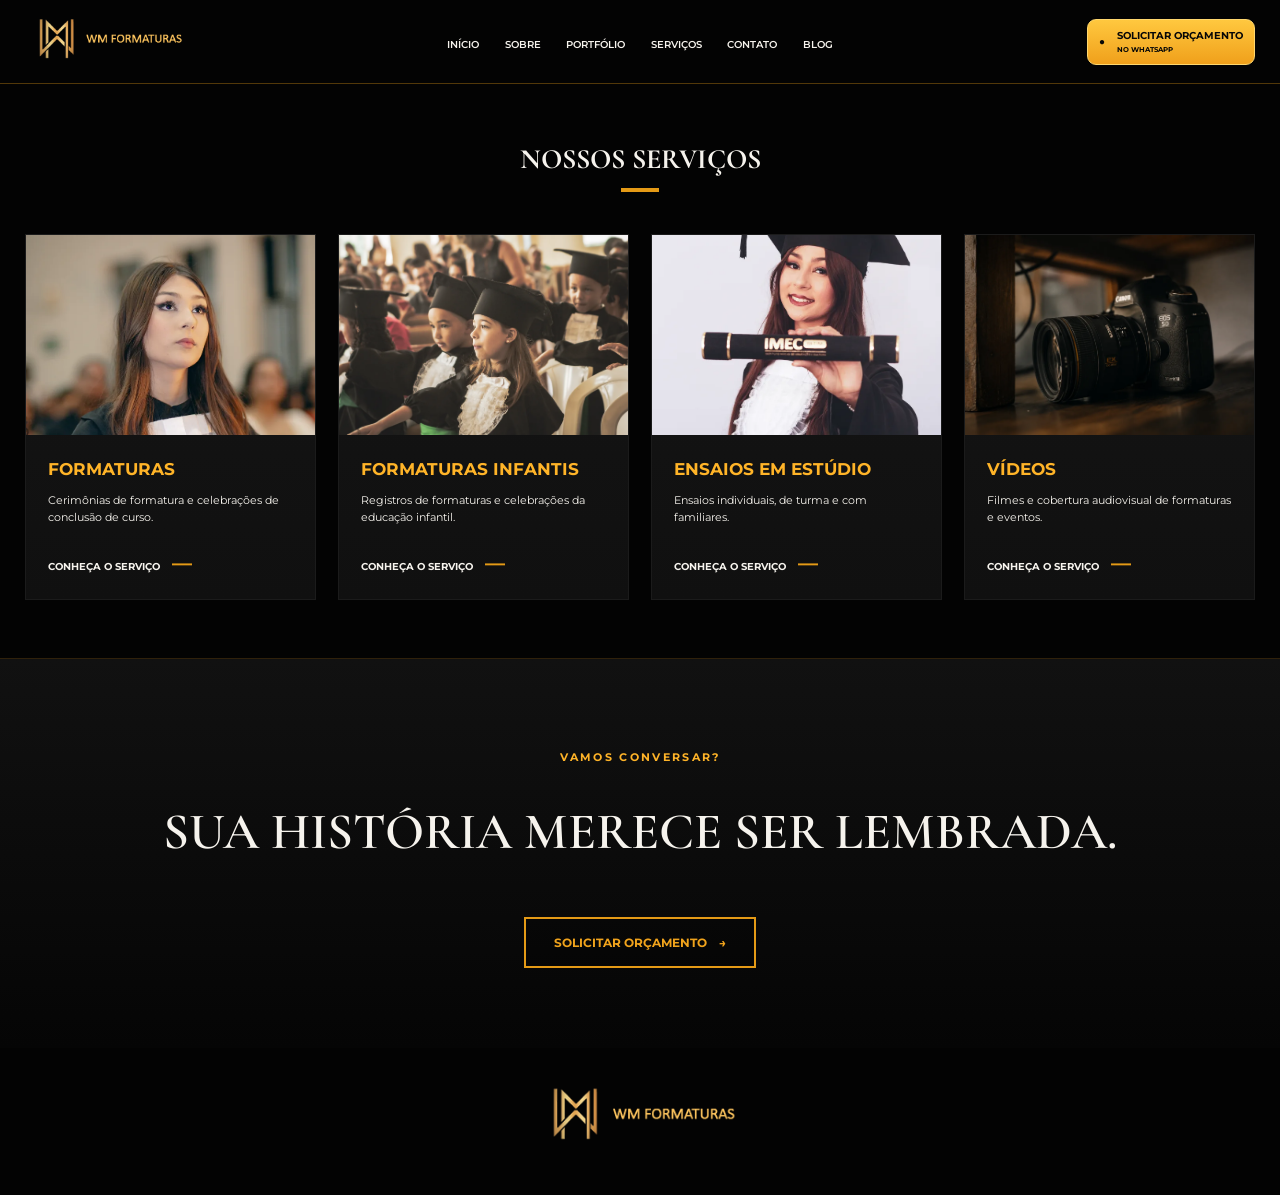
<file: servicos.html>
<!DOCTYPE html>

<html lang="pt-BR"><head><meta charset="utf-8"/><meta content="width=device-width,initial-scale=1" name="viewport"/><title>Serviços | WM Formaturas</title><meta content="Serviços de fotografia e audiovisual da WM Formaturas." name="description"/><meta content="#050505" name="theme-color"/><link href="assets/logo-wm.png" rel="icon"/><link href="https://fonts.googleapis.com" rel="preconnect"/><link crossorigin="" href="https://fonts.gstatic.com" rel="preconnect"/><link href="https://fonts.googleapis.com/css2?family=Cormorant+Garamond:wght@500;600;700&amp;family=Montserrat:wght@400;500;600;700&amp;display=swap" rel="stylesheet"/><link href="style.css" rel="stylesheet"/><link href="site-extra.css" rel="stylesheet"/></head><body><header class="site-header"><div class="nav-wrap container"><a aria-label="WM Formaturas — início" class="brand" href="index.html"><img alt="WM Formaturas" src="assets/logo-wm.png"/></a><nav aria-label="Navegação principal" class="nav"><a class="" href="index.html">INÍCIO</a><a class="" href="sobre.html">SOBRE</a><a class="" href="portfolio.html">PORTFÓLIO</a><a class="" href="servicos.html">SERVIÇOS</a><a class="" href="contato.html">CONTATO</a><a class="" href="blog.html">BLOG</a></nav><a class="btn btn-whatsapp btn-small js-whatsapp" href="#"><span>●</span><span>SOLICITAR ORÇAMENTO<br/><small>NO WHATSAPP</small></span></a><button aria-expanded="false" aria-label="Abrir menu" class="menu-toggle"><span></span><span></span><span></span></button></div></header><main><section class="services section" id="trabalho"><div class="container">
<h2 class="section-title">NOSSOS SERVIÇOS</h2><div class="gold-rule"></div>
<div class="service-grid">
<article class="service-card"><div class="service-image"><img alt="Formaturas" src="assets/servico-formaturas.webp"/></div><div class="service-body"><h3>FORMATURAS</h3><p>Cerimônias de formatura e celebrações de conclusão de curso.</p><a class="instagram-link" href="servicos.html">CONHEÇA O SERVIÇO <span>—</span></a></div></article>
<article class="service-card"><div class="service-image"><img alt="Formaturas Infantis" src="assets/servico-infantil.webp"/></div><div class="service-body"><h3>FORMATURAS INFANTIS</h3><p>Registros de formaturas e celebrações da educação infantil.</p><a class="instagram-link" href="servicos.html">CONHEÇA O SERVIÇO <span>—</span></a></div></article>
<article class="service-card"><div class="service-image"><img alt="Ensaios Em Estúdio" src="assets/servico-estudio.webp"/></div><div class="service-body"><h3>ENSAIOS EM ESTÚDIO</h3><p>Ensaios individuais, de turma e com familiares.</p><a class="instagram-link" href="servicos.html">CONHEÇA O SERVIÇO <span>—</span></a></div></article>
<article class="service-card"><div class="service-image"><img alt="Vídeos" src="assets/servico-videos.webp"/></div><div class="service-body"><h3>VÍDEOS</h3><p>Filmes e cobertura audiovisual de formaturas e eventos.</p><a class="instagram-link" href="portfolio.html">CONHEÇA O SERVIÇO <span>—</span></a></div></article>
</div>
</div></section><section class="inner-cta"><div class="container"><p class="page-kicker">VAMOS CONVERSAR?</p><h2>SUA HISTÓRIA MERECE SER LEMBRADA.</h2><a class="btn btn-outline js-whatsapp" href="#">SOLICITAR ORÇAMENTO <span>→</span></a></div></section></main><footer class="footer"><div class="container footer-inner"><img alt="WM Formaturas" src="assets/logo-wm.png"/></div></footer><script src="site.js"></script></body></html>
</file>
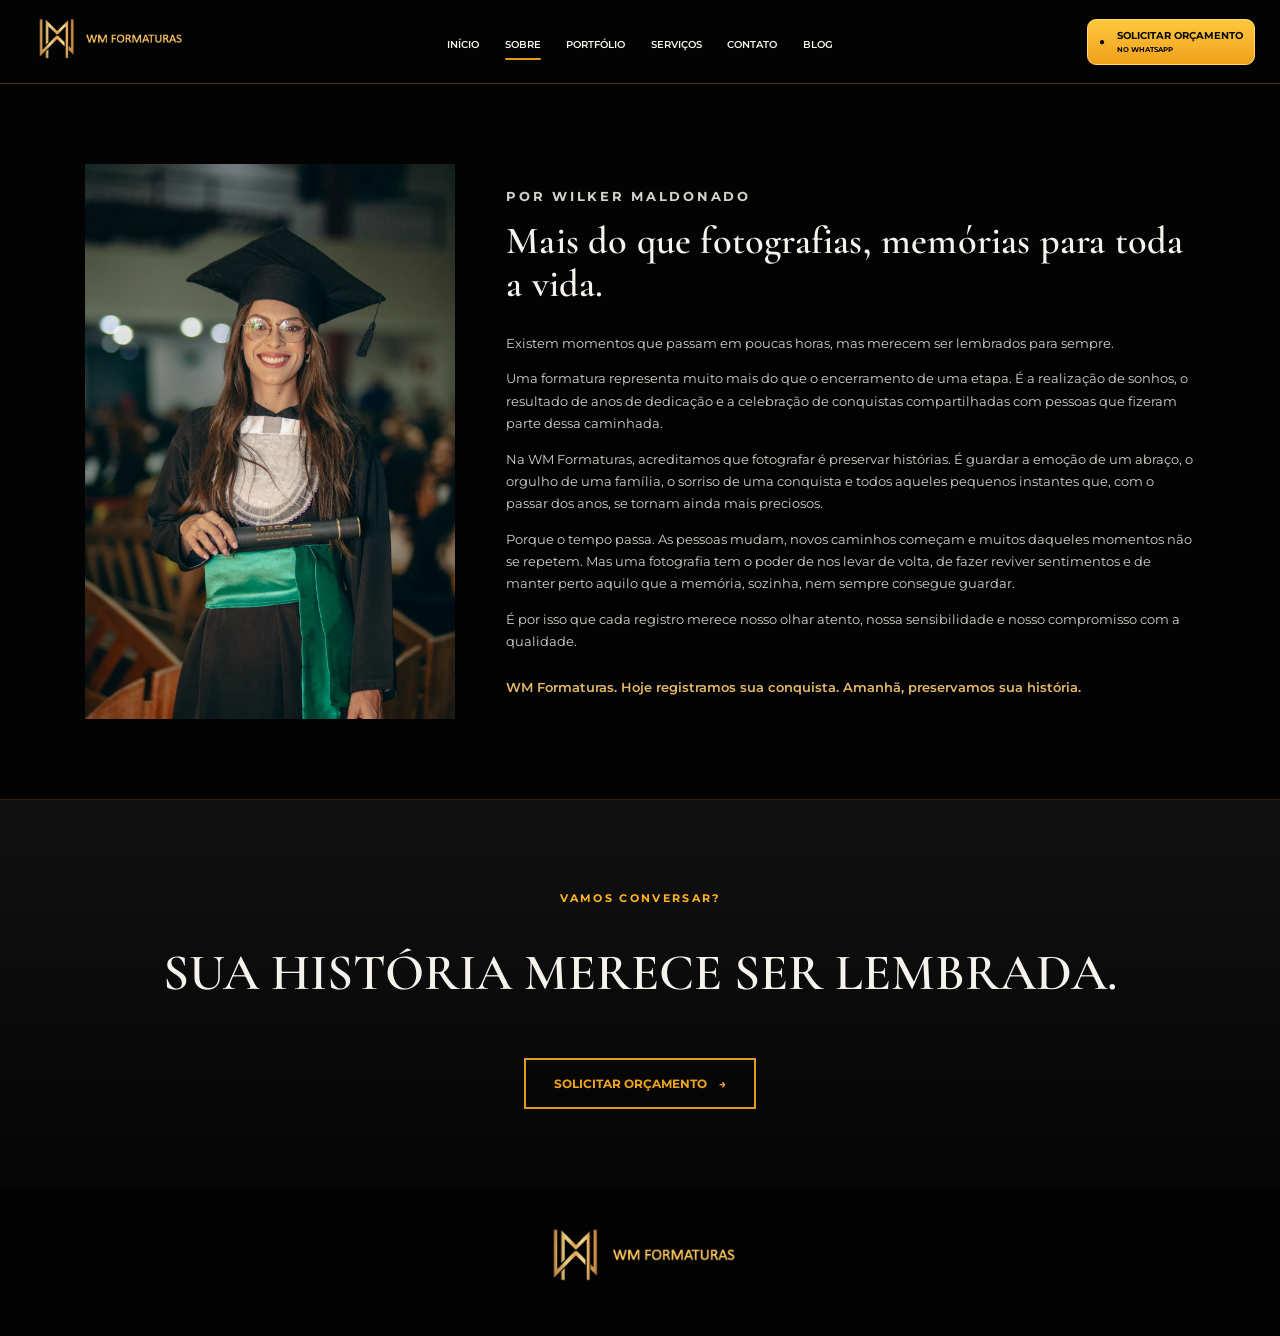
<file: sobre.html>
<!DOCTYPE html>

<html lang="pt-BR"><head><meta charset="utf-8"/><meta content="width=device-width,initial-scale=1" name="viewport"/><title>Sobre a WM | WM Formaturas</title><meta content="Conheça a proposta e o olhar da WM Formaturas." name="description"/><meta content="#050505" name="theme-color"/><link href="assets/logo-wm.png" rel="icon"/><link href="https://fonts.googleapis.com" rel="preconnect"/><link crossorigin="" href="https://fonts.gstatic.com" rel="preconnect"/><link href="https://fonts.googleapis.com/css2?family=Cormorant+Garamond:wght@500;600;700&amp;family=Montserrat:wght@400;500;600;700&amp;display=swap" rel="stylesheet"/><link href="style.css" rel="stylesheet"/><link href="site-extra.css" rel="stylesheet"/></head><body><header class="site-header"><div class="nav-wrap container"><a aria-label="WM Formaturas — início" class="brand" href="index.html"><img alt="WM Formaturas" src="assets/logo-wm.png"/></a><nav aria-label="Navegação principal" class="nav"><a class="" href="index.html">INÍCIO</a><a class="active" href="sobre.html">SOBRE</a><a class="" href="portfolio.html">PORTFÓLIO</a><a class="" href="servicos.html">SERVIÇOS</a><a class="" href="contato.html">CONTATO</a><a class="" href="blog.html">BLOG</a></nav><a class="btn btn-whatsapp btn-small js-whatsapp" href="#"><span>●</span><span>SOLICITAR ORÇAMENTO<br/><small>NO WHATSAPP</small></span></a><button aria-expanded="false" aria-label="Abrir menu" class="menu-toggle"><span></span><span></span><span></span></button></div></header><main><section class="inner-section"><div class="container split"><img alt="Formanda de óculos com diploma em cerimônia da WM Formaturas" class="wm-about-photo" src="fotos/wm-formatura-11.webp"/><div><p class="page-kicker">POR WILKER MALDONADO</p><h1 class="wm-about-title">Mais do que fotografias, memórias para toda a vida.</h1><p>Existem momentos que passam em poucas horas, mas merecem ser lembrados para sempre.</p><p>Uma formatura representa muito mais do que o encerramento de uma etapa. É a realização de sonhos, o resultado de anos de dedicação e a celebração de conquistas compartilhadas com pessoas que fizeram parte dessa caminhada.</p><p>Na WM Formaturas, acreditamos que fotografar é preservar histórias. É guardar a emoção de um abraço, o orgulho de uma família, o sorriso de uma conquista e todos aqueles pequenos instantes que, com o passar dos anos, se tornam ainda mais preciosos.</p><p>Porque o tempo passa. As pessoas mudam, novos caminhos começam e muitos daqueles momentos não se repetem. Mas uma fotografia tem o poder de nos levar de volta, de fazer reviver sentimentos e de manter perto aquilo que a memória, sozinha, nem sempre consegue guardar.</p><p>É por isso que cada registro merece nosso olhar atento, nossa sensibilidade e nosso compromisso com a qualidade.</p><p class="wm-about-closing">WM Formaturas. Hoje registramos sua conquista. Amanhã, preservamos sua história.</p></div></div></section> <section class="inner-cta"><div class="container"><p class="page-kicker">VAMOS CONVERSAR?</p><h2>SUA HISTÓRIA MERECE SER LEMBRADA.</h2><a class="btn btn-outline js-whatsapp" href="#">SOLICITAR ORÇAMENTO <span>→</span></a></div></section></main><footer class="footer"><div class="container footer-inner"><img alt="WM Formaturas" src="assets/logo-wm.png"/></div></footer><script src="site.js"></script></body></html>
</file>
<file: style.css>
:root{--bg:#050505;--gold:#e49a16;--gold2:#ffb428;--white:#f6f3ed;--max:1230px}*{box-sizing:border-box}html{scroll-behavior:smooth;scroll-padding-top:84px;background:var(--bg)}body{margin:0;background:#030303;color:var(--white);font-family:Montserrat,Arial,sans-serif;overflow-x:hidden}a{text-decoration:none;color:inherit}img{max-width:100%;display:block}.container{width:min(var(--max),calc(100% - 48px));margin:auto}.site-header{height:84px;background:#030303;border-bottom:1px solid rgba(228,154,22,.35);position:sticky;top:0;z-index:50}.nav-wrap{height:100%;display:grid;grid-template-columns:1fr auto 1fr;align-items:center;gap:28px}.brand img{width:190px}.nav{display:flex;gap:58px;font-size:11px;font-weight:600;position:relative}.nav a{padding:32px 0 26px;position:relative;z-index:2;transition:color .22s ease}.nav a:hover{color:var(--gold2)}.nav-indicator{position:absolute;bottom:17px;left:0;height:2px;width:0;background:var(--gold);border-radius:2px;transition:left .28s cubic-bezier(.22,.61,.36,1),width .28s cubic-bezier(.22,.61,.36,1),opacity .18s ease;opacity:1;pointer-events:none}.btn{display:inline-flex;align-items:center;justify-content:center;gap:12px;font-weight:700;transition:.25s}.btn-outline{border:2px solid var(--gold);color:#f0a31c;background:rgba(0,0,0,.28)}.btn-outline:hover{background:var(--gold);color:#050505}.btn-whatsapp{background:linear-gradient(#ffc83f,#f0a01b);color:#070707;border:1px solid #ffd76e;border-radius:9px}.btn-small{justify-self:end;padding:9px 16px;font-size:10px}.btn-small small{font-size:7px}.menu-toggle{display:none;background:none;border:0}.hero{height:838px;position:relative;overflow:hidden;border-bottom:1px solid rgba(228,154,22,.5)}.hero-bg{position:absolute;inset:0;background:url('assets/hero.png') center 42%/cover no-repeat}.hero-overlay{position:absolute;inset:0;background:linear-gradient(90deg,rgba(0,0,0,.70),rgba(0,0,0,.33) 33%,transparent 62%)}.hero-content{position:relative;height:100%;padding-top:92px}.hero-copy{width:430px}.eyebrow{font-size:14px;font-weight:700;color:var(--gold2);margin:0 0 10px}.hero h1{font-family:'Cormorant Garamond',serif;font-size:76px;line-height:.88;margin:0 0 20px}.hero h1 span{color:var(--gold)}.hero-text{font-size:13px;line-height:1.65;width:360px;color:#ddd;margin-bottom:32px}.hero-btn{padding:18px 26px;min-width:335px;justify-content:space-between;font-size:13px}.arrow{font-size:30px}.signature{width:270px;margin-top:66px;filter:brightness(1.35) grayscale(1)}.section{padding:58px 0}.section-title{text-align:center;font-family:'Cormorant Garamond',serif;font-size:28px;margin:0}.gold-rule{width:38px;height:4px;background:var(--gold);margin:12px auto 42px}.service-grid{display:grid;grid-template-columns:repeat(4,1fr);gap:22px}.service-card{background:linear-gradient(#151515,#101010);border:1px solid #1b1b1b;overflow:hidden}.service-image{height:200px;overflow:hidden}.service-image img{width:100%;height:100%;object-fit:cover;transition:.4s}.service-card:hover img{transform:scale(1.035)}.service-body{padding:24px 22px}.service-body h3{font-size:17px;color:var(--gold2);margin:0 0 13px}.service-body p{font-size:11px;line-height:1.55;min-height:48px}.instagram-link{font-size:10px;font-weight:700}.instagram-link span{color:var(--gold);font-size:20px;margin-left:9px}.portfolio{border-top:1px solid rgba(228,154,22,.38)}.mosaic-wrap{max-width:1160px;margin:0 auto 28px}.center{text-align:center}.center .btn{padding:16px 34px;font-size:11px}.reason-grid{display:grid;grid-template-columns:repeat(3,1fr);gap:42px;margin-bottom:52px}.reason{display:grid;grid-template-columns:70px 1fr;padding-right:28px;border-right:1px solid #343434}.reason:last-child{border-right:0}.reason h3{color:var(--gold2);font-size:13px;margin:7px 0}.reason p{font-size:11px;line-height:1.45;color:#e3e3e3;margin:0}.icon{font-size:50px;color:var(--gold);text-align:center}.stats{display:grid;grid-template-columns:1fr 1fr;max-width:760px;margin:auto;border-top:1px solid #272727;padding-top:24px}.stat{text-align:center;padding:0 42px}.stat:first-child{border-right:1px solid #393939}.stat strong{display:block;font-family:'Cormorant Garamond',serif;color:var(--gold);font-size:45px}.stat span{font-size:10px}.final-cta{height:390px;position:relative;overflow:hidden;border-bottom:1px solid rgba(228,154,22,.45)}.final-cta-bg{position:absolute;inset:0;background:url('assets/cta-bg.png') center/cover no-repeat}.final-cta-content{position:relative;z-index:2;height:100%;display:flex;align-items:flex-end;justify-content:center;padding-bottom:24px}.final-actions{display:flex;gap:28px}.btn-large{min-width:335px;padding:16px 24px;font-size:13px}.btn-large small{font-size:11px;font-weight:500}.footer{background:#030303;padding:34px 0 42px}.footer-inner{display:flex;justify-content:center}.footer img{width:210px}@media(max-width:1050px){.nav{gap:28px}.service-grid{grid-template-columns:repeat(2,1fr)}.hero{height:700px}.hero h1{font-size:62px}}@media(max-width:760px){html{scroll-padding-top:68px}.site-header{height:68px}.nav-wrap{grid-template-columns:1fr auto}.brand img{width:150px}.btn-small{display:none}.nav{position:absolute;top:68px;left:0;right:0;background:#070707;display:none;flex-direction:column;gap:0;padding:18px}.nav.open{display:flex}.nav a{padding:13px}.nav-indicator{display:none}.menu-toggle{display:block}.menu-toggle span{display:block;width:30px;height:2px;background:var(--gold);margin:6px}.hero{height:690px}.hero-bg{background-position:63% center}.hero-overlay{background:linear-gradient(180deg,rgba(0,0,0,.2),rgba(0,0,0,.15) 42%,rgba(0,0,0,.9) 76%)}.hero-content{display:flex;align-items:flex-end;padding-bottom:42px}.hero-copy{width:100%}.hero h1{font-size:51px}.hero-text{width:100%;max-width:340px}.hero-btn{min-width:0;width:100%;max-width:340px}.signature{width:190px;margin-top:24px}.service-grid{grid-template-columns:1fr}.service-image{height:220px}.reason-grid{grid-template-columns:1fr}.reason{border-right:0;border-bottom:1px solid #292929;padding-bottom:24px}.stats{grid-template-columns:1fr 1fr}.stat{padding:0 10px}.stat strong{font-size:32px}.final-cta{height:440px}.final-cta-content{padding-bottom:20px}.final-actions{flex-direction:column;width:100%;max-width:360px;gap:12px}.btn-large{min-width:0;width:100%}}
/* V4 — CTA final: ambos os botões seguem a estética do botão "Conheça nosso trabalho" */
.final-actions .btn-large,
.final-actions .btn-whatsapp,
.final-actions .btn-outline{
  background:rgba(0,0,0,.72);
  color:var(--gold2);
  border:2px solid var(--gold);
  border-radius:0;
  box-shadow:none;
}
.final-actions .btn-large:hover,
.final-actions .btn-whatsapp:hover,
.final-actions .btn-outline:hover{
  background:var(--gold);
  color:#050505;
  border-color:var(--gold);
  box-shadow:0 0 26px rgba(228,154,22,.22);
}
.final-actions .btn-large small{color:inherit}

/* V5 — correções EXCLUSIVAMENTE MOBILE: Hero + CTA final */
@media (max-width:760px){
  /* HERO: preserva a foto original, desloca o rosto para a borda direita
     e posiciona todo o conteúdo no topo/esquerda. */
  .hero{
    height:690px;
  }
  .hero-bg{
    background-size:cover;
    background-position:53% center;
  }
  .hero-overlay{
    background:
      linear-gradient(90deg,rgba(0,0,0,.74) 0%,rgba(0,0,0,.56) 48%,rgba(0,0,0,.12) 78%,rgba(0,0,0,.02) 100%),
      linear-gradient(180deg,rgba(0,0,0,.34) 0%,rgba(0,0,0,.08) 56%,rgba(0,0,0,.50) 100%);
  }
  .hero-content{
    display:block;
    height:100%;
    padding-top:36px;
    padding-bottom:0;
  }
  .hero-copy{
    width:100%;
    max-width:350px;
  }
  .eyebrow{
    font-size:10px;
    line-height:1.25;
    max-width:300px;
    margin-bottom:8px;
  }
  .hero h1{
    font-size:47px;
    line-height:.90;
    margin-bottom:16px;
  }
  .hero-text{
    width:100%;
    max-width:310px;
    font-size:11px;
    line-height:1.55;
    margin-bottom:22px;
  }
  .hero-btn{
    width:100%;
    max-width:315px;
    padding:14px 17px;
    font-size:11px;
  }
  .signature{
    width:180px;
    margin-top:22px;
  }

  /* CTA: a arte contém o título. No mobile ela deixa de usar cover.
     Reservamos uma faixa proporcional para a arte inteira e colocamos
     os botões em uma área preta logo abaixo, sem cobrir o texto. */
  .final-cta{
    height:auto;
    min-height:0;
    padding-top:clamp(185px,48vw,300px);
    background:#030303;
    overflow:hidden;
  }
  .final-cta-bg{
    background-color:#030303;
    background-size:auto clamp(185px,48vw,300px);
    background-position:center top;
    background-repeat:no-repeat;
  }
  .final-cta-content{
    height:auto;
    display:block;
    padding-top:22px;
    padding-bottom:28px;
  }
  .final-actions{
    flex-direction:column;
    width:100%;
    max-width:360px;
    gap:12px;
    margin:0 auto;
  }
  .btn-large{
    min-width:0;
    width:100%;
  }
}

/* V6 — HERO MOBILE com fotografia vertical exclusiva.
   Desktop permanece exatamente como na versão anterior. */
@media (max-width:760px){
  .hero{
    height:900px;
    min-height:900px;
  }
  .hero-bg{
    background-image:url('assets/hero-mobile.jpg');
    background-size:cover;
    background-position:center top;
    background-repeat:no-repeat;
  }
  .hero-overlay{
    background:linear-gradient(
      180deg,
      rgba(0,0,0,.05) 0%,
      rgba(0,0,0,.02) 45%,
      rgba(0,0,0,.22) 58%,
      rgba(0,0,0,.78) 72%,
      rgba(0,0,0,.94) 100%
    );
  }
  .hero-content{
    height:100%;
    display:flex;
    align-items:flex-end;
    padding-top:0;
    padding-bottom:26px;
  }
  .hero-copy{
    width:100%;
    max-width:none;
  }
  .eyebrow{
    font-size:9px;
    line-height:1.2;
    max-width:300px;
    margin-bottom:6px;
  }
  .hero h1{
    font-size:41px;
    line-height:.88;
    margin-bottom:10px;
  }
  .hero-text{
    width:100%;
    max-width:330px;
    font-size:10px;
    line-height:1.42;
    margin-bottom:14px;
  }
  .hero-btn{
    width:100%;
    max-width:330px;
    padding:12px 15px;
    font-size:10px;
  }
  .signature{
    width:150px;
    margin-top:13px;
  }
}

@media (max-width:390px){
  .hero{
    height:860px;
    min-height:860px;
  }
  .hero h1{font-size:38px}
  .hero-text{max-width:310px}
  .hero-btn{max-width:310px}
  .signature{width:140px}
}

/* V8 — ajuste final do HERO exclusivamente no MOBILE.
   Objetivo: mostrar a composição principal + texto já na primeira tela,
   sem ampliar excessivamente a fotografia e sem alterar o desktop. */
@media (max-width:760px){
  .hero{
    height:calc(100vh - 68px);
    height:calc(100svh - 68px);
    min-height:0;
    background:#030303;
  }
  .hero-bg{
    background-image:url('assets/hero-mobile.png');
    background-size:cover;
    background-position:center top;
    background-repeat:no-repeat;
    background-color:#030303;
  }
  .hero-overlay{
    background:linear-gradient(
      180deg,
      rgba(0,0,0,0) 0%,
      rgba(0,0,0,0) 48%,
      rgba(0,0,0,.12) 58%,
      rgba(0,0,0,.70) 72%,
      rgba(0,0,0,.96) 100%
    );
  }
  .hero-content{
    height:100%;
    display:flex;
    align-items:flex-end;
    padding-top:0;
    padding-bottom:12px;
  }
  .hero-copy{
    width:100%;
    max-width:none;
  }
  .eyebrow{
    font-size:8.5px;
    line-height:1.15;
    margin-bottom:5px;
  }
  .hero h1{
    font-size:35px;
    line-height:.86;
    margin-bottom:8px;
  }
  .hero-text{
    max-width:320px;
    font-size:9px;
    line-height:1.35;
    margin-bottom:10px;
  }
  .hero-btn{
    max-width:310px;
    padding:10px 14px;
    font-size:9px;
  }
  .hero-btn .arrow{
    font-size:22px;
  }
  .signature{
    width:118px;
    margin-top:8px;
  }
}

@media (max-width:390px){
  .hero{
    height:calc(100vh - 68px);
    height:calc(100svh - 68px);
    min-height:0;
  }
  .hero h1{font-size:32px}
  .hero-text{max-width:295px;font-size:8.5px}
  .hero-btn{max-width:295px;padding:9px 13px}
  .signature{width:108px;margin-top:7px}
}
</file>
<file: site-extra.css>
/* WM — Protótipo multipáginas; mantém a linguagem original */
.nav{gap:clamp(12px,2vw,27px)}.nav a{font-size:10px;white-space:nowrap}.nav-wrap{gap:16px}.brand img{width:165px}.site-header .btn-small{padding:9px 11px}
.inner-hero{padding:105px 0 90px;background:linear-gradient(115deg,rgba(0,0,0,.95),rgba(0,0,0,.55)),url('assets/hero.png') center 35%/cover;border-bottom:1px solid #63420c}.inner-hero .container{max-width:1100px}.page-kicker{color:var(--gold2);font-size:11px;font-weight:700;letter-spacing:.21em}.inner-hero h1{font:700 clamp(48px,7vw,90px)/.95 'Cormorant Garamond',serif;margin:12px 0 20px}.inner-hero p:last-child{max-width:590px;font-size:14px;line-height:1.85;color:#dedede}.inner-section{padding:80px 0}.inner-section.soft{background:#0e0d0b}.inner-section h2,.inner-cta h2{font:600 clamp(31px,4vw,54px)/1.04 'Cormorant Garamond',serif}.inner-section p{line-height:1.85;color:#d5d2cc;font-size:13px}.split{display:grid;grid-template-columns:1.15fr 1fr;gap:65px;align-items:center}.split>img{width:100%;height:460px;object-fit:cover}.text-link{display:inline-block;color:var(--gold2);font-size:12px;font-weight:700;margin-top:18px}.center-title{text-align:center;margin:0 0 40px}.feature-grid{display:grid;grid-template-columns:repeat(3,1fr);gap:24px}.feature-grid article{padding:30px;border:1px solid #46300c;background:#090909}.feature-grid span{color:var(--gold);font:700 35px 'Cormorant Garamond',serif}.feature-grid h3{color:var(--gold2);font-size:14px}.inner-cta{text-align:center;padding:80px 0;background:linear-gradient(#111,#050505);border-top:1px solid #30210b}.inner-cta .btn{padding:16px 28px;margin-top:15px;font-size:12px}.filter-row{display:flex;gap:12px;flex-wrap:wrap;margin-bottom:26px}.filter{background:#0d0d0d;border:1px solid #403017;color:#ccc;padding:12px 18px;cursor:pointer;font:600 10px Montserrat,sans-serif}.filter.active,.filter:hover{background:var(--gold);color:#090909}.gallery-grid{display:grid;grid-template-columns:repeat(3,1fr);gap:16px}.gallery-item{padding:0;border:1px solid #34240b;background:#111;color:white;cursor:pointer;text-align:left;overflow:hidden}.gallery-item img{width:100%;height:265px;object-fit:cover;transition:transform .25s}.gallery-item:hover img{transform:scale(1.045)}.gallery-item span{display:flex;justify-content:space-between;padding:15px;font:600 11px Montserrat,sans-serif}.gallery-item b{color:var(--gold)}.prototype-note{font-size:11px!important;color:#999!important;margin-top:20px}.lightbox[hidden],.video-player[hidden]{display:none}.lightbox{position:fixed;inset:0;z-index:100;background:rgba(0,0,0,.97);display:flex;align-items:center;justify-content:center}.lightbox figure{width:min(82vw,1100px);margin:0;text-align:center}.lightbox figure img{max-width:100%;max-height:78vh;margin:auto;object-fit:contain}.lightbox figcaption{padding:15px;color:#ddd;font-size:12px}.lightbox button{background:transparent;border:0;color:white;cursor:pointer;font-size:55px;padding:10px}.lightbox-close{position:absolute;right:25px;top:15px}.lightbox-prev{position:absolute;left:12px}.lightbox-next{position:absolute;right:12px}.video-demo{display:grid;grid-template-columns:1fr 1fr;background:#111;border:1px solid #392b15}.video-poster{position:relative;min-height:380px}.video-poster img{width:100%;height:100%;object-fit:cover}.poster-mark{position:absolute;bottom:20px;left:25px;font:600 28px 'Cormorant Garamond',serif;text-shadow:0 2px 8px black}.poster-mark span{display:block;font:600 11px Montserrat,sans-serif;color:var(--gold2);letter-spacing:.2em}.video-info{padding:45px}.video-info label{display:block;font-size:10px;font-weight:700;color:var(--gold);margin:24px 0 9px}.video-form{display:flex;gap:8px}.video-form input{min-width:0;flex:1;padding:12px;background:#070707;color:white;border:1px solid #765319;font:11px Montserrat,sans-serif}.video-form button{border:0;background:var(--gold);font:700 10px Montserrat,sans-serif;cursor:pointer;padding:10px}.video-feedback{font-size:10px!important}.video-player{margin-top:35px;text-align:center}.player-wrap{aspect-ratio:16/9;max-width:900px;margin:auto}.player-wrap iframe{width:100%;height:100%;border:0}.about-signature{max-width:210px;margin-top:30px}.contact-grid{display:grid;grid-template-columns:1fr 1fr;gap:70px}.contact-button{padding:18px 24px;margin:25px 0 10px;font-size:12px}.contact-grid .text-link{display:block}.contact-panel{background:#10100f;border:1px solid #4e350f;padding:35px}.contact-panel h3{color:var(--gold);font-size:15px}.contact-panel li{font-size:12px;margin:14px 0;color:#dedede}.site-header{z-index:60}
@media(max-width:1100px){.nav{gap:12px}.nav a{font-size:9px}.brand img{width:135px}.site-header .btn-small{font-size:8px}}
@media(max-width:760px){.nav{gap:0}.nav a{font-size:12px}.brand img{width:150px}.inner-hero{padding:75px 0 65px}.inner-section{padding:50px 0}.split,.video-demo,.contact-grid{grid-template-columns:1fr;gap:30px}.split>img{height:300px}.feature-grid,.gallery-grid{grid-template-columns:1fr}.gallery-item img{height:290px}.video-poster{min-height:260px}.video-info{padding:25px}.lightbox figure{width:80vw}.lightbox button{font-size:38px}.lightbox-close{right:8px;top:8px}.inner-cta{padding:55px 0}}

/* Protótipo desktop: carrossel amplo, sem alterar as regras mobile existentes */
.wm-carousel{max-width:1140px;margin:0 auto 30px}.wm-carousel-stage{position:relative}.wm-carousel .gallery-grid{display:block!important}.wm-carousel .gallery-item{width:100%;height:min(64vw,650px);min-height:420px;display:block;position:relative;overflow:hidden;border:1px solid rgba(215,159,61,.24);background:#0a0a0a;cursor:zoom-in;padding:0}.wm-carousel .gallery-item[hidden]{display:none!important}.wm-carousel .gallery-item img{width:100%;height:100%;object-fit:contain;background:#090909}.wm-carousel .gallery-item span{position:absolute;bottom:0;left:0;right:0;padding:24px 30px;background:linear-gradient(transparent,rgba(0,0,0,.8));color:#fff;text-align:left}.wm-car-prev,.wm-car-next{position:absolute;top:50%;transform:translateY(-50%);background:rgba(0,0,0,.75);border:1px solid #bc8a38;color:#e7ba6d;font-size:38px;width:50px;height:62px;cursor:pointer;z-index:2}.wm-car-prev{left:12px}.wm-car-next{right:12px}.wm-dots{display:flex;justify-content:center;gap:12px;margin:22px 0 8px}.wm-dot{height:10px;width:10px;border-radius:50%;border:1px solid #b78a48;background:transparent;cursor:pointer;padding:0}.wm-dot.selected{background:#d9a34d}.wm-carousel .gallery-item:focus-visible,.wm-dot:focus-visible,.wm-car-prev:focus-visible,.wm-car-next:focus-visible{outline:2px solid #f4ce88;outline-offset:3px}@media(max-width:760px){.wm-carousel .gallery-item{height:58vw;min-height:260px}.wm-car-prev,.wm-car-next{width:36px;height:46px;font-size:30px}}

/* Galeria autoral — versão de revisão desktop */
@media(min-width:761px){.hero-bg{background-image:url('fotos/wm-formatura-01.webp')!important;background-position:center 43%!important}.inner-hero{background-image:linear-gradient(115deg,rgba(0,0,0,.94),rgba(0,0,0,.56)),url('fotos/wm-formatura-01.webp')!important}}
.wm-home-gallery{padding:35px 0 45px;border-bottom:1px solid #33240f}.wm-home-gallery-head{display:flex;justify-content:space-between;gap:16px;margin-bottom:20px;align-items:center;font-size:10px;font-weight:700;letter-spacing:.12em;color:#c8a66c}.wm-home-gallery-head a{color:#eab24c}.wm-home-gallery-grid{display:grid;grid-template-columns:repeat(6,1fr);gap:9px}.wm-home-gallery-grid a{height:175px;overflow:hidden;background:#161616}.wm-home-gallery-grid img{width:100%;height:100%;object-fit:cover;transition:transform .25s}.wm-home-gallery-grid a:hover img{transform:scale(1.04)}.wm-dots{max-width:900px;margin-inline:auto;flex-wrap:wrap;gap:9px}.wm-dot{width:8px;height:8px;flex:none}@media(max-width:760px){.wm-home-gallery-grid{grid-template-columns:repeat(3,1fr)}.wm-home-gallery-grid a{height:135px}.wm-home-gallery-head{font-size:9px}.wm-carousel .gallery-item{min-height:320px}}

.wm-services-grid{display:grid;grid-template-columns:repeat(2,1fr);gap:24px}.wm-services-grid article{background:#101010;border:1px solid #392b15;padding-bottom:24px}.wm-services-grid img{width:100%;height:310px;object-fit:cover}.wm-services-grid h3{font:600 25px 'Cormorant Garamond',serif;color:#e9b45a;margin:18px 24px 8px}.wm-services-grid p{margin:0 24px}@media(max-width:760px){.wm-services-grid{grid-template-columns:1fr}.wm-services-grid img{height:230px}}

/* Revisão 14/10 — alterações visuais desktop */
@media(min-width:761px){.hero-bg{background-image:url('assets/hero-original-wm.webp')!important;background-position:center 42%!important}.wm-carousel{max-width:none;width:100%;margin:0 auto 25px}.wm-carousel .gallery-item{height:min(76vh,880px);min-height:590px;border:0}.wm-carousel .gallery-item img{object-fit:contain}.wm-carousel-stage{width:100%}.wm-carousel .gallery-item span{font-size:10px}.wm-carousel .wm-car-prev{left:6px}.wm-carousel .wm-car-next{right:6px}.wm-carousel .wm-dots{margin-top:15px}.wm-portfolio-full{padding:18px 16px 45px!important}.wm-portfolio-full .container{max-width:none;width:100%}.wm-portfolio-full .wm-carousel{max-width:none}}
.wm-email-wrap{padding-top:55px;padding-bottom:75px;display:grid;grid-template-columns:1fr 1.15fr;gap:70px;border-top:1px solid #3c2a13}.wm-email-heading h2{font:600 clamp(32px,4vw,54px)/1.1 'Cormorant Garamond',serif}.wm-email-heading p{font-size:13px;line-height:1.8;color:#cfc9be}.wm-email-form{display:grid;gap:18px}.wm-email-form label{font-size:11px;font-weight:600;letter-spacing:.04em;color:#d7bd91}.wm-email-form input,.wm-email-form textarea{display:block;width:100%;margin-top:9px;padding:14px 16px;background:#111;color:#fff;border:1px solid #6c4b20;border-radius:2px;font:13px Montserrat,sans-serif}.wm-email-form button{cursor:pointer;padding:15px 25px}.wm-email-note{font-size:10px;color:#aaa}.wm-blog-intro{padding-top:85px;padding-bottom:50px}.wm-blog-intro h1{font:600 clamp(50px,7vw,95px)/1 'Cormorant Garamond',serif;margin:10px 0}.wm-blog-intro>p:last-child{font-size:13px;color:#ccc;max-width:600px;line-height:1.8}.wm-blog-grid{display:grid;grid-template-columns:repeat(3,1fr);gap:22px;padding-bottom:90px}.wm-blog-card{border:1px solid #473315;background:#0c0c0c}.wm-blog-card>img{width:100%;height:240px;object-fit:cover}.wm-blog-card>div{padding:27px}.wm-blog-card small,.wm-blog-card span{font-size:9px;letter-spacing:.12em;color:#d5a456}.wm-blog-card h2{font:600 30px/1.05 'Cormorant Garamond',serif}.wm-blog-card p{font-size:12px;line-height:1.8;color:#ccc}.wm-blog-card span{display:block;margin-top:22px}@media(max-width:760px){.wm-email-wrap,.wm-blog-grid{grid-template-columns:1fr;gap:25px}.wm-blog-intro{padding-top:55px}.wm-blog-grid{padding-bottom:50px}}

/* Revisão 14/10 — mosaico editorial e páginas internas */
.wm-about-title{font:600 clamp(27px,3vw,42px)/1.14 'Cormorant Garamond',serif!important;letter-spacing:.012em;margin:12px 0 22px}
.wm-mosaic{display:grid;grid-template-columns:repeat(4,minmax(0,1fr));grid-auto-flow:dense;grid-auto-rows:145px;gap:9px;width:100%;max-width:1800px;margin:auto}
.wm-mosaic .wm-mosaic-item{position:relative;display:block;width:100%;height:100%;border:0;padding:0;background:#101010;overflow:hidden;cursor:zoom-in}
.wm-mosaic .wm-mosaic-item img{width:100%;height:100%;object-fit:cover;display:block;transition:transform .3s ease,filter .3s ease}
.wm-mosaic .wm-mosaic-item:hover img{transform:scale(1.035);filter:brightness(.9)}
.wm-mosaic .wm-mosaic-item:nth-child(9n+1),.wm-mosaic .wm-mosaic-item:nth-child(9n+6){grid-column:span 2;grid-row:span 2}
.wm-mosaic .wm-mosaic-item:nth-child(9n+2),.wm-mosaic .wm-mosaic-item:nth-child(9n+7){grid-row:span 2}
.wm-mosaic .wm-mosaic-item:nth-child(9n+4){grid-column:span 2}
.wm-portfolio-full{padding:16px 12px 52px!important}
.wm-portfolio-full>.container{max-width:none;width:100%;padding:0}
@media(max-width:900px){.wm-mosaic{grid-template-columns:repeat(3,minmax(0,1fr));grid-auto-rows:120px;gap:7px}}
@media(max-width:600px){.wm-mosaic{grid-template-columns:repeat(2,minmax(0,1fr));grid-auto-rows:110px;gap:5px}.wm-mosaic .wm-mosaic-item:nth-child(9n+4){grid-column:span 1}.wm-portfolio-full{padding:8px 6px 32px!important}}

/* Revisão: proporções originais e conteúdo editorial */
.split{grid-template-columns:minmax(0,.85fr) minmax(0,1.15fr);align-items:start;gap:clamp(28px,5vw,70px)}
.split>img.wm-about-photo{width:100%;height:auto;aspect-ratio:7/8;object-fit:contain;object-position:center top;background:#101010}
.wm-about-title{font:600 clamp(29px,3.1vw,43px)/1.12 'Cormorant Garamond',serif;margin:12px 0 25px;letter-spacing:.005em}
.wm-about-closing{color:#e7b967!important;font-weight:600;margin-top:24px}
.wm-portfolio-full{padding-top:0!important}.wm-portfolio-full>.container{max-width:1900px;width:calc(100% - 40px)}
.wm-portfolio-heading{font:600 15px Montserrat,sans-serif;letter-spacing:.25em;text-align:center;color:#d9b679;margin:40px 0 26px}
.wm-mosaic{display:block!important;columns:4 235px;column-gap:12px;max-width:1800px}
.wm-mosaic .wm-mosaic-item{display:block!important;width:100%!important;height:auto!important;break-inside:avoid;margin:0 0 12px;grid-column:auto!important;grid-row:auto!important}
.wm-mosaic .wm-mosaic-item img{width:100%!important;height:auto!important;aspect-ratio:auto!important;object-fit:contain!important;transform:none}
.wm-mosaic .wm-mosaic-item:hover img{transform:scale(1.015)}
.service-image{overflow:hidden}.service-image img{object-fit:contain!important;object-position:center!important;background:#101010}
.wm-blog-read{display:inline-block;margin-top:18px;color:#e7b967;text-decoration:none;font:700 11px Montserrat,sans-serif;letter-spacing:.08em}.wm-blog-read:hover{text-decoration:underline}
.wm-article{max-width:820px;padding-top:80px;padding-bottom:110px}.wm-article h1{font:600 clamp(39px,5vw,70px)/1.04 'Cormorant Garamond',serif;margin:16px 0 32px}.wm-article-cover{width:100%;max-height:550px;object-fit:contain;background:#111;margin-bottom:45px}.wm-article h2{font:600 31px 'Cormorant Garamond',serif;color:#e8c28b;margin:36px 0 12px}.wm-article p:not(.page-kicker){font:13px/1.9 Montserrat,sans-serif;color:#ddd}
@media(max-width:760px){.split{grid-template-columns:1fr}.split>img.wm-about-photo{max-width:500px;margin:auto}.wm-mosaic{columns:2 140px;column-gap:7px}.wm-mosaic .wm-mosaic-item{margin-bottom:7px}.wm-portfolio-full>.container{width:calc(100% - 14px)}.wm-article{padding-top:50px}}

/* Revisão editorial: fotografia sem barras laterais, mosaico de formatos mistos */
@media(min-width:761px){
 .split{grid-template-columns:minmax(0,.88fr) minmax(0,1.12fr);gap:clamp(28px,3.5vw,58px);align-items:start}
 .split>img.wm-about-photo{display:block;width:100%;height:auto;aspect-ratio:auto;object-fit:initial;background:transparent}
 .split>div{min-width:0}.split>div p{line-height:1.72;margin-bottom:12px}
}
.wm-mosaic{display:grid!important;grid-template-columns:repeat(4,minmax(0,1fr));grid-auto-rows:8px;grid-auto-flow:dense;gap:10px;columns:unset!important;column-gap:10px!important;align-items:start}
.wm-mosaic .wm-mosaic-item{display:block!important;position:relative;width:100%!important;height:100%!important;margin:0!important;grid-column:auto!important;grid-row:auto!important;break-inside:auto;overflow:hidden}
.wm-mosaic .wm-mosaic-item.wm-wide{grid-column:span 2!important}
.wm-mosaic .wm-mosaic-item img{width:100%!important;height:100%!important;object-fit:cover!important;object-position:center center;display:block}
.wm-mosaic .wm-mosaic-item.wm-portrait img{object-fit:cover!important}
.service-image{background:transparent!important;overflow:hidden}
.service-image img{width:100%;height:100%;object-fit:cover!important;object-position:center 28%!important;background:transparent!important}
.wm-blog-card:nth-child(2)>img{object-position:center 24%!important}
@media(max-width:900px){.wm-mosaic{grid-template-columns:repeat(3,minmax(0,1fr))}}
@media(max-width:600px){.wm-mosaic{grid-template-columns:repeat(2,minmax(0,1fr));gap:6px}.wm-mosaic .wm-mosaic-item.wm-wide{grid-column:span 2!important}.split>img.wm-about-photo{aspect-ratio:auto;object-fit:contain;background:transparent}}

/* Correção 14/10: elimina as faixas causadas por grid-auto-rows:8px.
   Colunas editoriais preservam a orientação e a altura natural das imagens. */
.wm-mosaic{display:block!important;columns:4 240px!important;column-gap:12px!important;grid-auto-rows:auto!important;max-width:1800px;}
.wm-mosaic .wm-mosaic-item,.wm-mosaic .wm-mosaic-item.wm-wide{display:block!important;width:100%!important;height:auto!important;grid-column:auto!important;grid-row:auto!important;break-inside:avoid!important;margin:0 0 12px!important;overflow:hidden;}
.wm-mosaic .wm-mosaic-item img,.wm-mosaic .wm-mosaic-item.wm-portrait img{display:block;width:100%!important;height:auto!important;aspect-ratio:auto!important;object-fit:contain!important;object-position:center!important;}
@media(max-width:760px){.wm-mosaic{columns:2 145px!important;column-gap:7px!important}.wm-mosaic .wm-mosaic-item{margin-bottom:7px!important}}
/* Ajuste final: proporção visual entre fotografia e texto na página Sobre. */
@media (min-width: 761px) {
  .inner-section > .container.split:has(.wm-about-photo) {
    grid-template-columns: minmax(280px, 370px) minmax(0, 1fr);
    gap: clamp(30px, 4vw, 58px);
    max-width: 1110px;
    align-items: center;
  }
  .split > img.wm-about-photo {
    width: 100%;
    max-width: 370px;
    height: auto;
    object-fit: contain;
    justify-self: end;
  }
}
</file>
